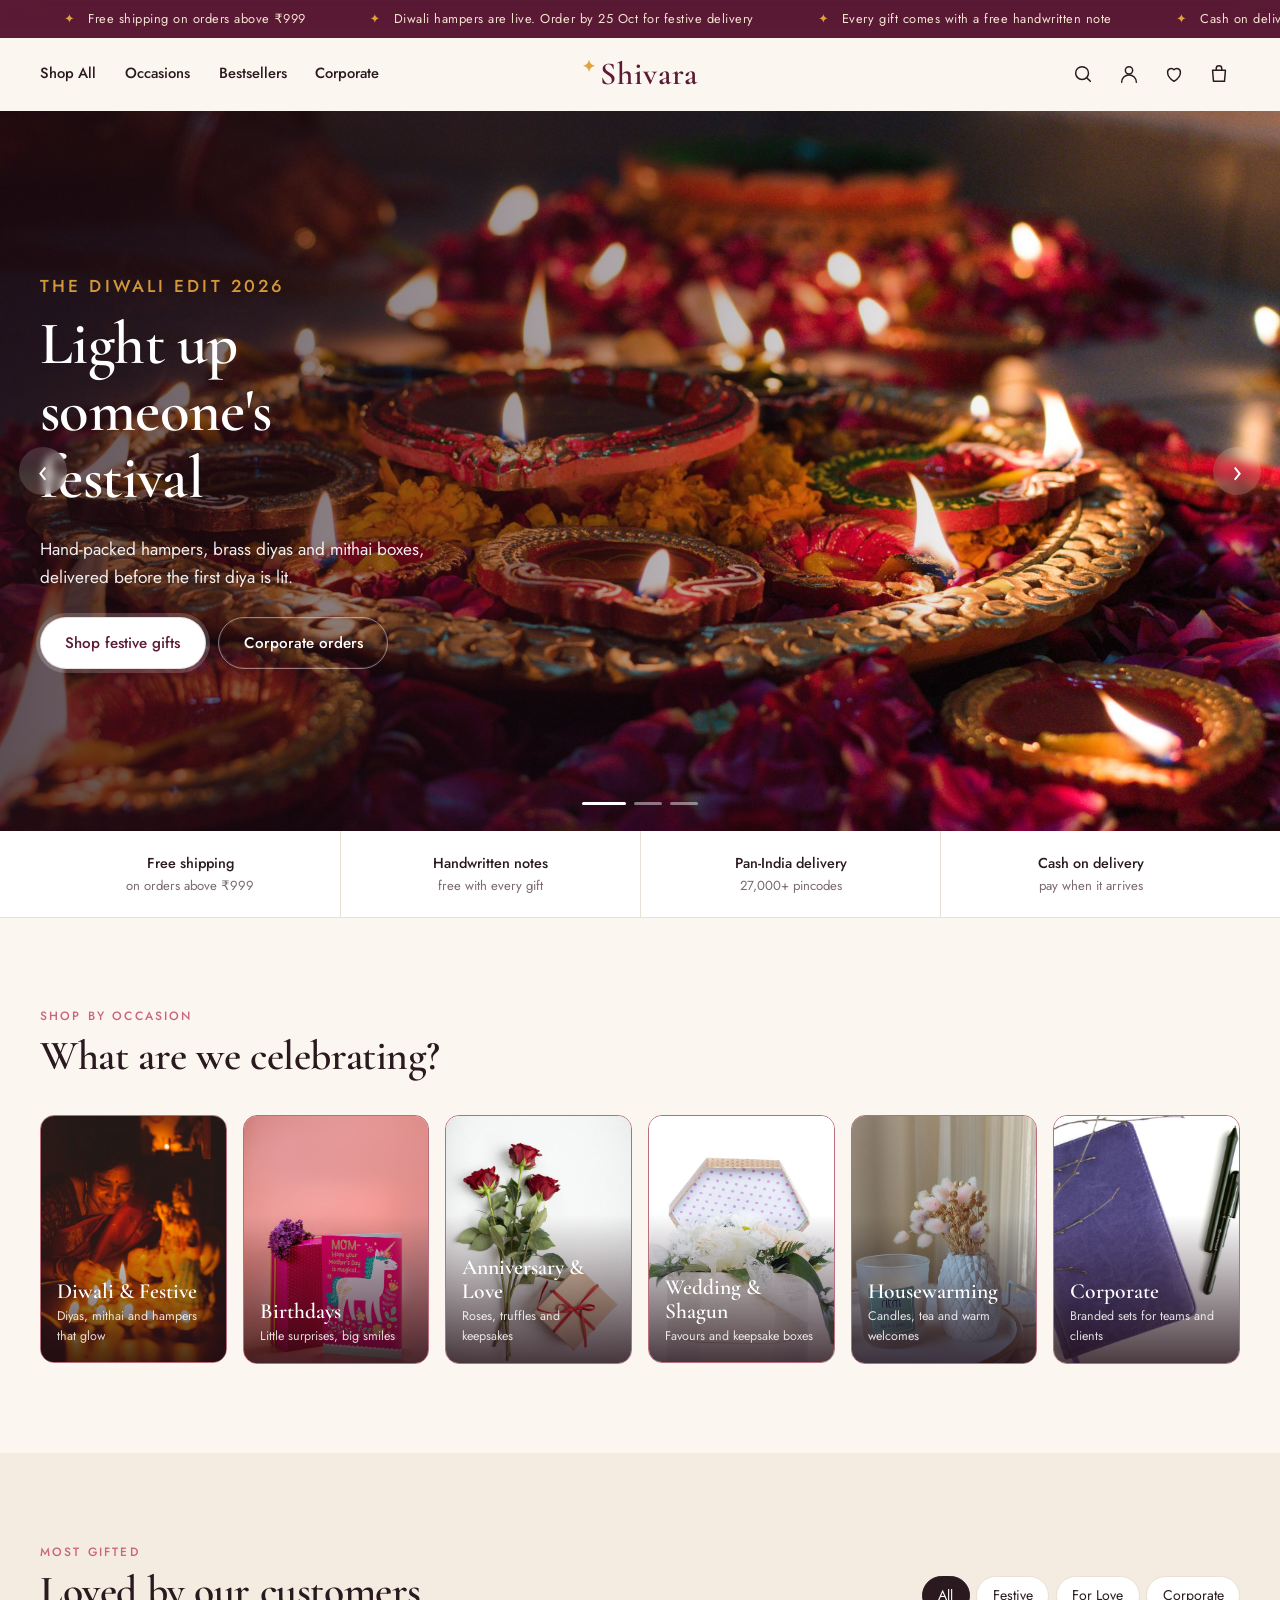
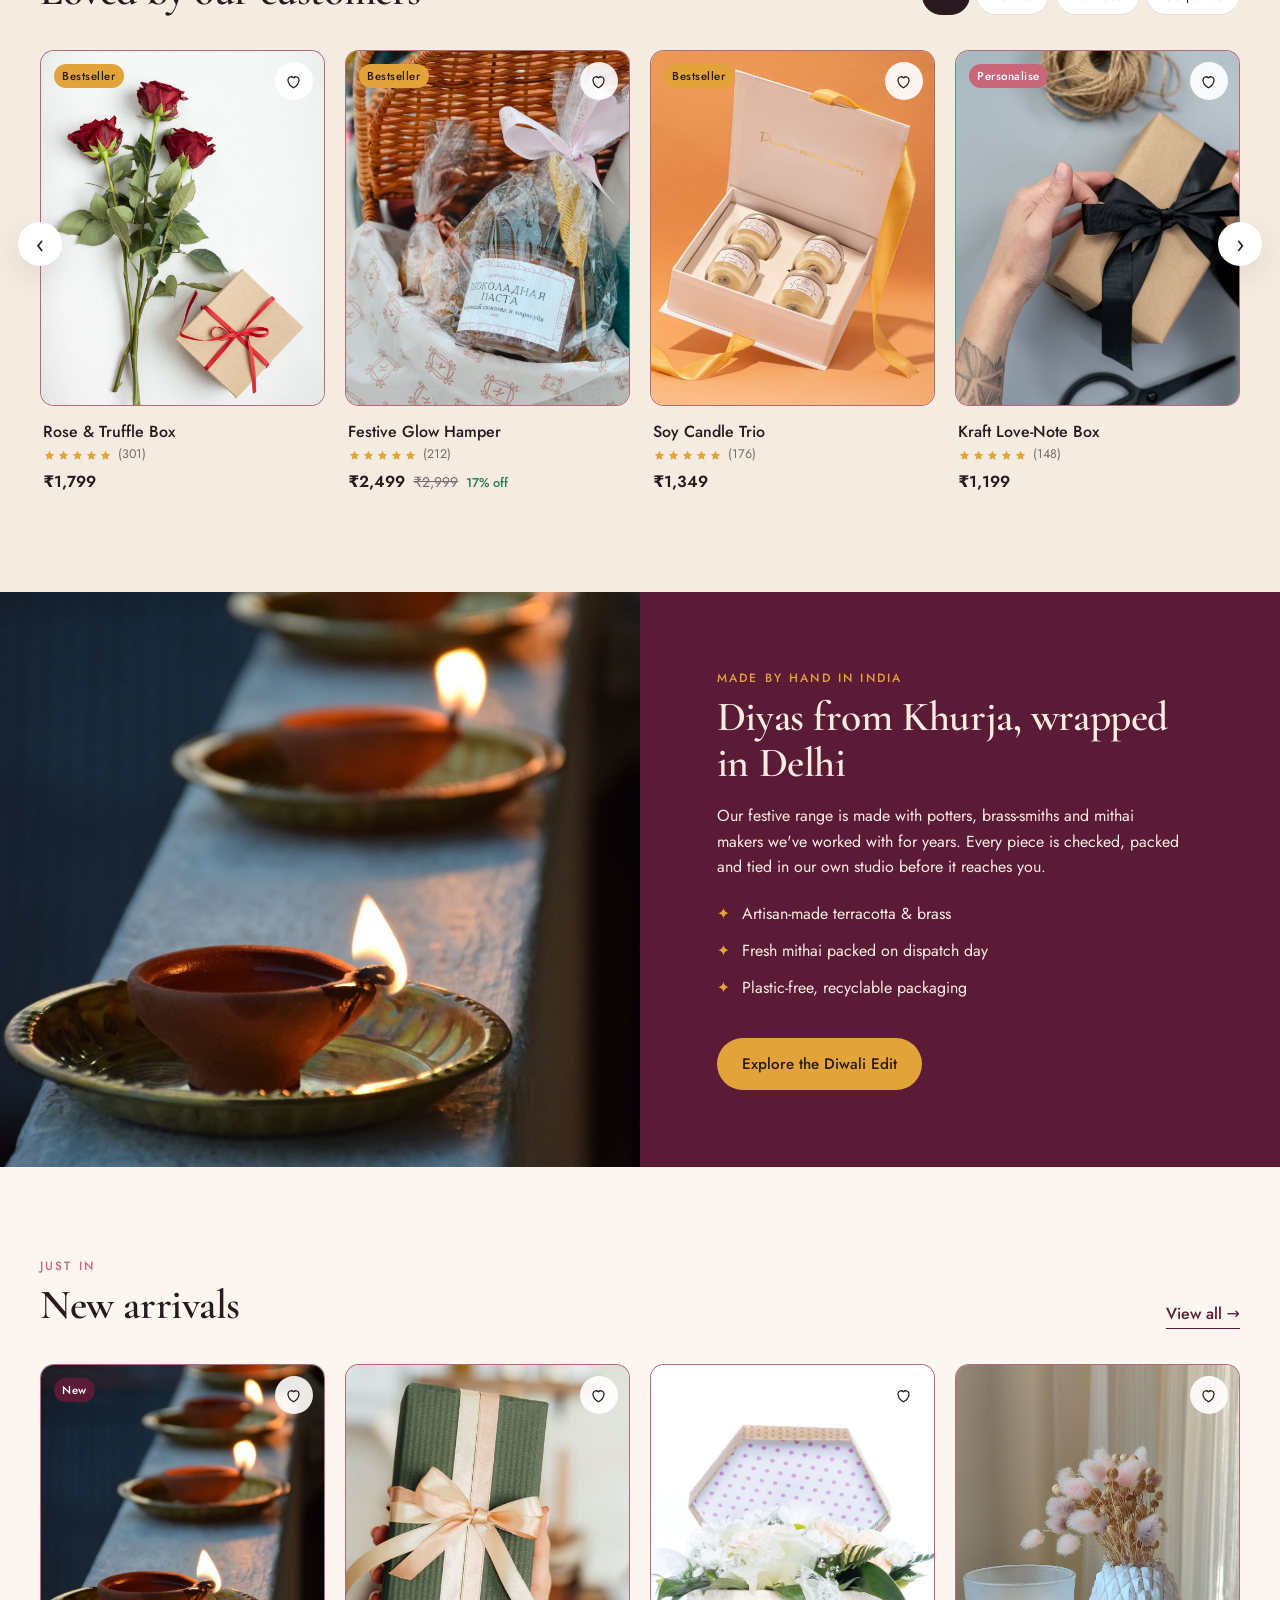
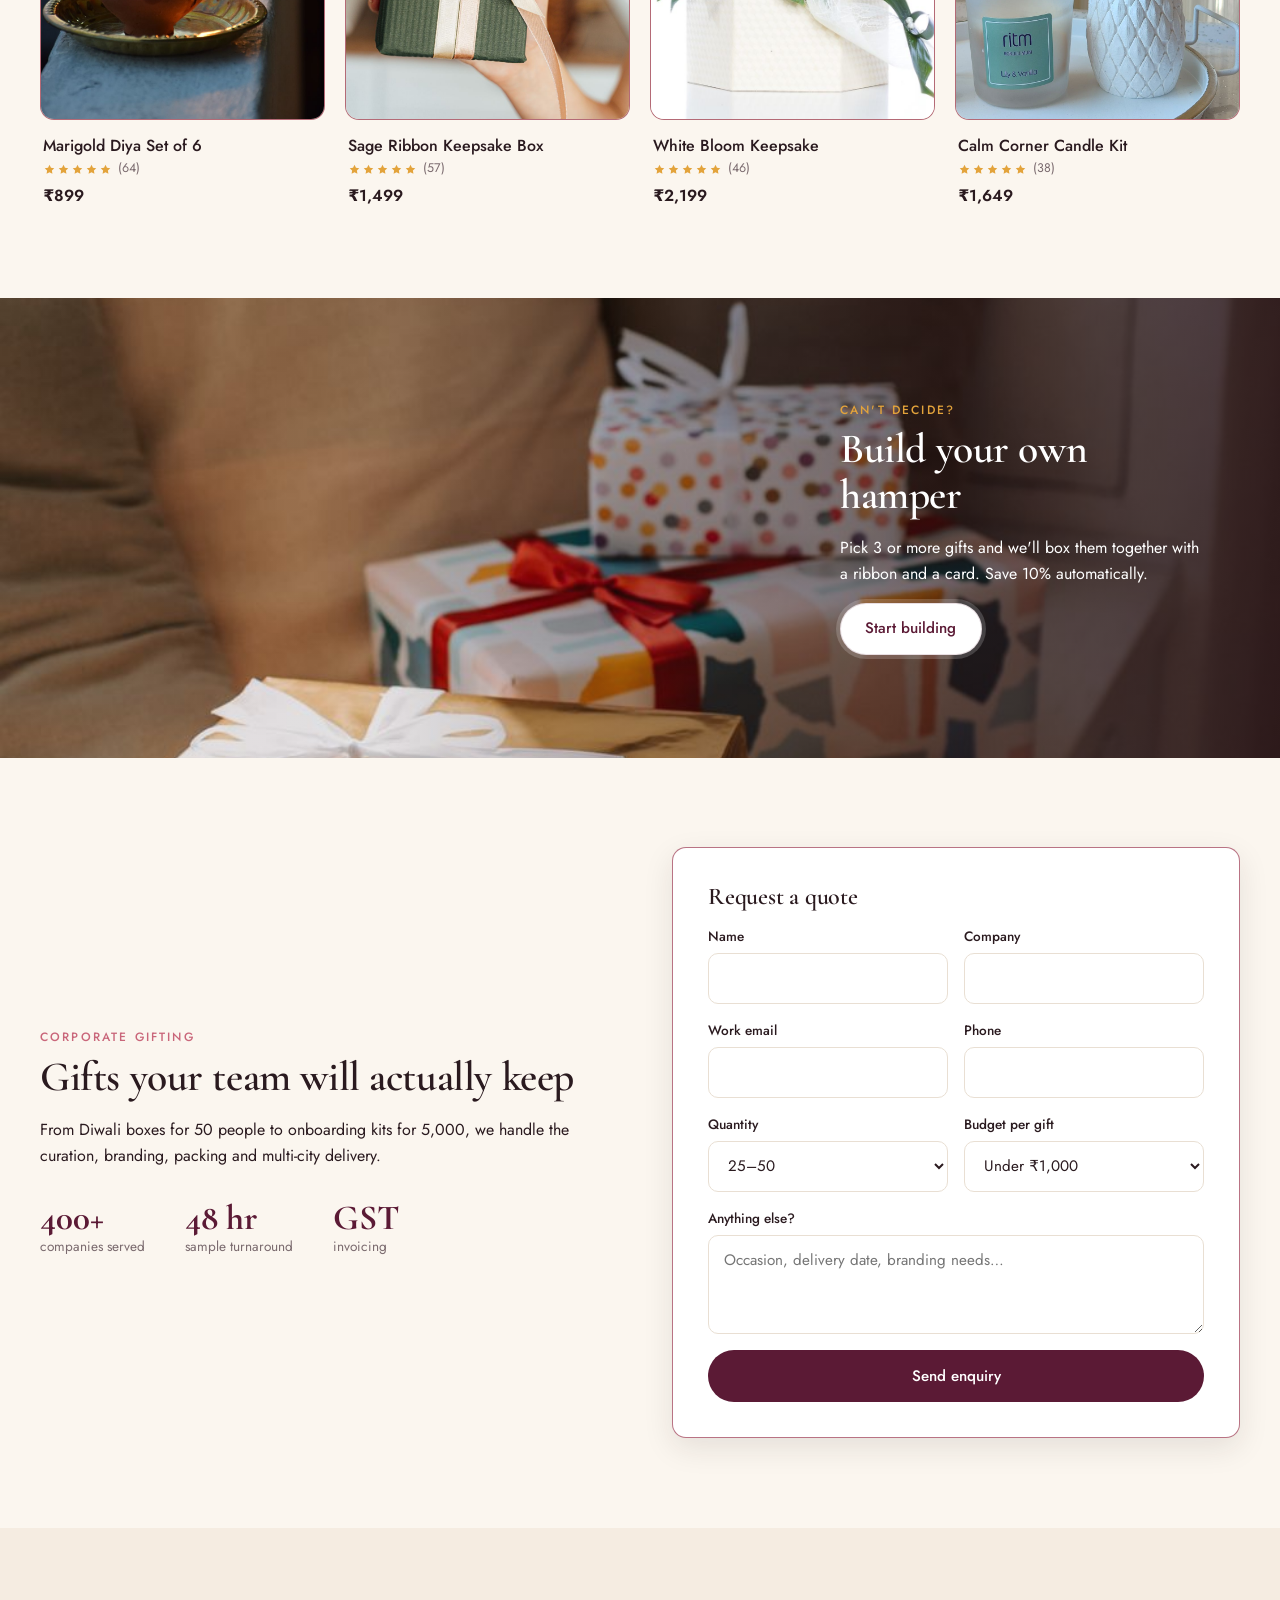
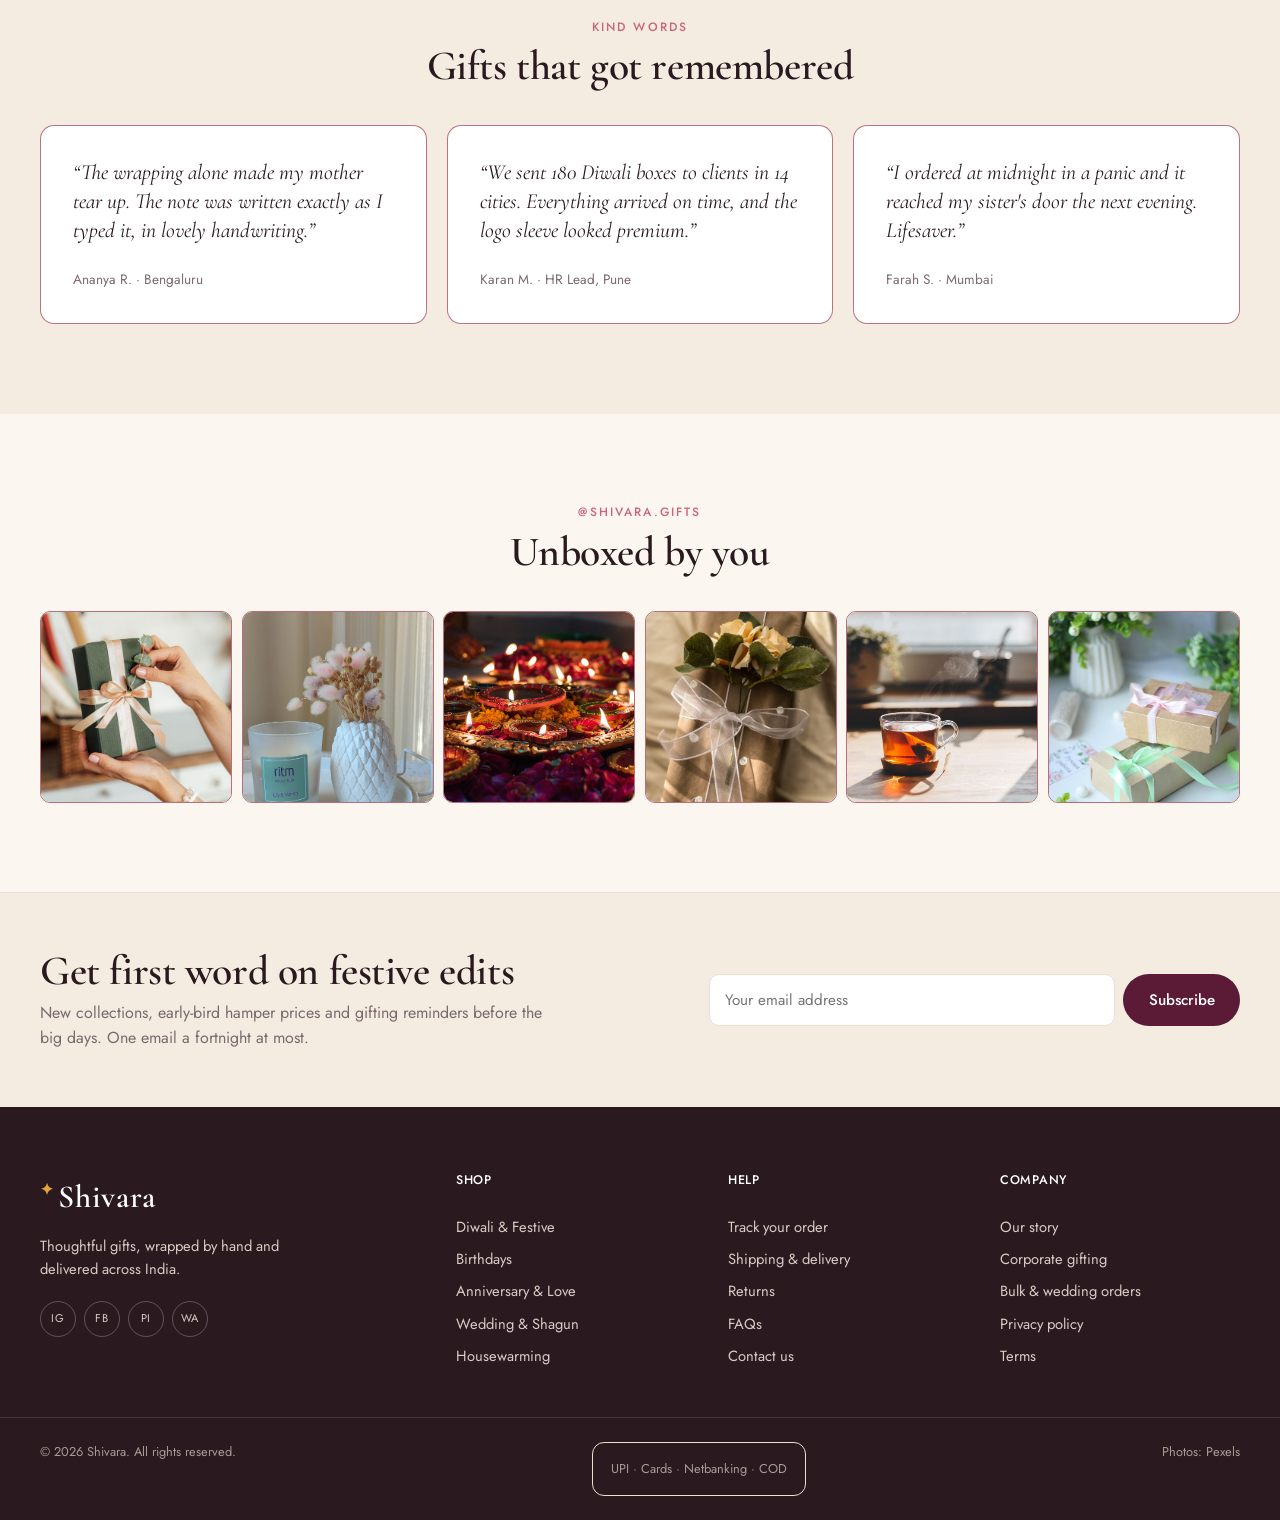
<file: index.html>
<!doctype html>
<html lang="en">
<head>
  <meta charset="utf-8">
  <meta name="viewport" content="width=device-width, initial-scale=1">
  <title>Shivara | Thoughtful Gifts, Wrapped by Hand</title>
  <meta name="description" content="Hampers, festive gifts, candles, keepsakes and corporate gifting, hand-wrapped and delivered across India.">
  <meta name="theme-color" content="#5b1a35">
  <meta property="og:type" content="website">
  <meta property="og:site_name" content="Shivara">
  <meta property="og:title" content="Shivara | Thoughtful Gifts, Wrapped by Hand">
  <meta property="og:description" content="Hampers, festive gifts, candles, keepsakes and corporate gifting, hand-wrapped and delivered across India.">
  <meta property="og:url" content="https://shivaara.vercel.app/">
  <meta property="og:image" content="https://shivaara.vercel.app/assets/img/og-image.jpg">
  <meta property="og:image:secure_url" content="https://shivaara.vercel.app/assets/img/og-image.jpg">
  <meta property="og:image:type" content="image/jpeg">
  <meta property="og:image:width" content="1200">
  <meta property="og:image:height" content="630">
  <meta property="og:image:alt" content="Shivara: festive hampers, diyas, roses and candle gift boxes">
  <meta property="og:locale" content="en_IN">
  <meta name="twitter:card" content="summary_large_image">
  <meta name="twitter:title" content="Shivara | Thoughtful Gifts, Wrapped by Hand">
  <meta name="twitter:description" content="Hampers, festive gifts, candles, keepsakes and corporate gifting, hand-wrapped and delivered across India.">
  <meta name="twitter:image" content="https://shivaara.vercel.app/assets/img/og-image.jpg">
  <link rel="preconnect" href="https://fonts.googleapis.com">
  <link rel="preconnect" href="https://fonts.gstatic.com" crossorigin>
  <link href="https://fonts.googleapis.com/css2?family=Cormorant+Garamond:ital,wght@0,500;0,600;1,500&family=Jost:wght@300;400;500;600&display=swap" rel="stylesheet">
  <link rel="stylesheet" href="assets/css/styles.css">
</head>
<body data-page="home">
  <div id="site-header" class="site-header"></div>

  <main>
    <!-- Hero -->
    <section class="hero" aria-roledescription="carousel">
      <div class="hero-slide is-active">
        <img class="hero-bg" src="assets/img/hero-diwali.jpg" alt="Diyas lit on a festive tray">
        <div class="container hero-content">
          <p class="eyebrow">The Diwali Edit 2026</p>
          <h1>Light up someone's festival</h1>
          <p>Hand-packed hampers, brass diyas and mithai boxes, delivered before the first diya is lit.</p>
          <div class="hero-ctas">
            <a class="btn btn-light" href="collection.html?c=diwali">Shop festive gifts</a>
            <a class="btn btn-ghost-light" href="collection.html?c=corporate">Corporate orders</a>
          </div>
        </div>
      </div>
      <div class="hero-slide">
        <img class="hero-bg" src="assets/img/hero-kraft.jpg" alt="Hands tying a bow on a kraft gift box">
        <div class="container hero-content">
          <p class="eyebrow">Personalised gifting</p>
          <h1>Your words, our wrapping</h1>
          <p>Add a handwritten note to any gift, free. We tie every bow by hand.</p>
          <div class="hero-ctas">
            <a class="btn btn-light" href="product.html?id=kraft-love-note-box">Make a love-note box</a>
          </div>
        </div>
      </div>
      <div class="hero-slide">
        <img class="hero-bg" src="assets/img/hero-noir.jpg" alt="Black gift boxes with red bows">
        <div class="container hero-content">
          <p class="eyebrow">For teams & clients</p>
          <h1>Gifting at scale, without the fuss</h1>
          <p>Logo sleeves, bulk dispatch to multiple addresses and GST invoices, starting at 25 units.</p>
          <div class="hero-ctas">
            <a class="btn btn-light" href="#corporate">Get a quote</a>
          </div>
        </div>
      </div>
      <button class="hero-arrow prev" aria-label="Previous slide">‹</button>
      <button class="hero-arrow next" aria-label="Next slide">›</button>
      <div class="hero-dots" role="tablist"></div>
    </section>

    <!-- USPs -->
    <section class="usps">
      <div class="container usp-grid">
        <div><b>Free shipping</b><span>on orders above ₹999</span></div>
        <div><b>Handwritten notes</b><span>free with every gift</span></div>
        <div><b>Pan-India delivery</b><span>27,000+ pincodes</span></div>
        <div><b>Cash on delivery</b><span>pay when it arrives</span></div>
      </div>
    </section>

    <!-- Occasions -->
    <section class="section">
      <div class="container">
        <div class="section-head">
          <p class="eyebrow">Shop by occasion</p>
          <h2>What are we celebrating?</h2>
        </div>
        <div class="occasion-grid" id="occasions"></div>
      </div>
    </section>

    <!-- Bestsellers with tabs -->
    <section class="section section-tint">
      <div class="container">
        <div class="section-head row">
          <div>
            <p class="eyebrow">Most gifted</p>
            <h2>Loved by our customers</h2>
          </div>
          <div class="tabs" role="tablist" id="best-tabs">
            <button class="is-active" data-tab="all">All</button>
            <button data-tab="diwali">Festive</button>
            <button data-tab="love">For Love</button>
            <button data-tab="corporate">Corporate</button>
          </div>
        </div>
        <div class="rail-wrap">
          <button class="rail-btn prev" aria-label="Scroll left">‹</button>
          <div class="rail" id="best-rail"></div>
          <button class="rail-btn next" aria-label="Scroll right">›</button>
        </div>
      </div>
    </section>

    <!-- Festive split -->
    <section class="split">
      <div class="split-media"><img src="assets/img/diya-railing.jpg" alt="Lit terracotta diyas along a railing" loading="lazy"></div>
      <div class="split-copy">
        <p class="eyebrow">Made by hand in India</p>
        <h2>Diyas from Khurja, wrapped in Delhi</h2>
        <p>Our festive range is made with potters, brass-smiths and mithai makers we've worked with for years. Every piece is checked, packed and tied in our own studio before it reaches you.</p>
        <ul class="ticks">
          <li>Artisan-made terracotta & brass</li>
          <li>Fresh mithai packed on dispatch day</li>
          <li>Plastic-free, recyclable packaging</li>
        </ul>
        <a class="btn btn-primary" href="collection.html?c=diwali">Explore the Diwali Edit</a>
      </div>
    </section>

    <!-- New arrivals -->
    <section class="section">
      <div class="container">
        <div class="section-head row">
          <div>
            <p class="eyebrow">Just in</p>
            <h2>New arrivals</h2>
          </div>
          <a class="link" href="collection.html?c=new">View all →</a>
        </div>
        <div class="grid" id="new-grid"></div>
      </div>
    </section>

    <!-- Build a hamper banner -->
    <section class="banner">
      <img src="assets/img/presents-pile.jpg" alt="" loading="lazy">
      <div class="banner-copy">
        <p class="eyebrow">Can't decide?</p>
        <h2>Build your own hamper</h2>
        <p>Pick 3 or more gifts and we'll box them together with a ribbon and a card. Save 10% automatically.</p>
        <a class="btn btn-light" href="collection.html">Start building</a>
      </div>
    </section>

    <!-- Corporate enquiry -->
    <section class="section" id="corporate">
      <div class="container corporate">
        <div>
          <p class="eyebrow">Corporate gifting</p>
          <h2>Gifts your team will actually keep</h2>
          <p>From Diwali boxes for 50 people to onboarding kits for 5,000, we handle the curation, branding, packing and multi-city delivery.</p>
          <div class="stats">
            <div><b>400+</b><span>companies served</span></div>
            <div><b>48 hr</b><span>sample turnaround</span></div>
            <div><b>GST</b><span>invoicing</span></div>
          </div>
        </div>
        <form class="card-form" data-form="corporate">
          <h3>Request a quote</h3>
          <div class="field-row">
            <label>Name<input required name="name"></label>
            <label>Company<input required name="company"></label>
          </div>
          <div class="field-row">
            <label>Work email<input type="email" required name="email"></label>
            <label>Phone<input type="tel" required pattern="[0-9+ ]{10,14}" name="phone"></label>
          </div>
          <div class="field-row">
            <label>Quantity
              <select name="qty"><option>25–50</option><option>51–200</option><option>201–1000</option><option>1000+</option></select>
            </label>
            <label>Budget per gift
              <select name="budget"><option>Under ₹1,000</option><option>₹1,000–2,500</option><option>₹2,500–5,000</option><option>₹5,000+</option></select>
            </label>
          </div>
          <label>Anything else?<textarea rows="3" name="notes" placeholder="Occasion, delivery date, branding needs…"></textarea></label>
          <button class="btn btn-primary btn-block" type="submit">Send enquiry</button>
        </form>
      </div>
    </section>

    <!-- Testimonials -->
    <section class="section section-tint">
      <div class="container">
        <div class="section-head center">
          <p class="eyebrow">Kind words</p>
          <h2>Gifts that got remembered</h2>
        </div>
        <div class="quotes">
          <figure>
            <blockquote>“The wrapping alone made my mother tear up. The note was written exactly as I typed it, in lovely handwriting.”</blockquote>
            <figcaption>Ananya R. · Bengaluru</figcaption>
          </figure>
          <figure>
            <blockquote>“We sent 180 Diwali boxes to clients in 14 cities. Everything arrived on time, and the logo sleeve looked premium.”</blockquote>
            <figcaption>Karan M. · HR Lead, Pune</figcaption>
          </figure>
          <figure>
            <blockquote>“I ordered at midnight in a panic and it reached my sister's door the next evening. Lifesaver.”</blockquote>
            <figcaption>Farah S. · Mumbai</figcaption>
          </figure>
        </div>
      </div>
    </section>

    <!-- Social strip -->
    <section class="section">
      <div class="container">
        <div class="section-head center">
          <p class="eyebrow">@shivara.gifts</p>
          <h2>Unboxed by you</h2>
        </div>
        <div class="gallery">
          <img src="assets/img/holding-gift.jpg" alt="" loading="lazy">
          <img src="assets/img/candle-corner.jpg" alt="" loading="lazy">
          <img src="assets/img/diya-tray.jpg" alt="" loading="lazy">
          <img src="assets/img/dried-bloom.jpg" alt="" loading="lazy">
          <img src="assets/img/tea-ritual.jpg" alt="" loading="lazy">
          <img src="assets/img/twin-kraft.jpg" alt="" loading="lazy">
        </div>
      </div>
    </section>
  </main>

  <div id="site-footer"></div>

  <script src="assets/js/products.js"></script>
  <script src="assets/js/app.js"></script>
  <script src="assets/js/home.js"></script>
</body>
</html>
</file>
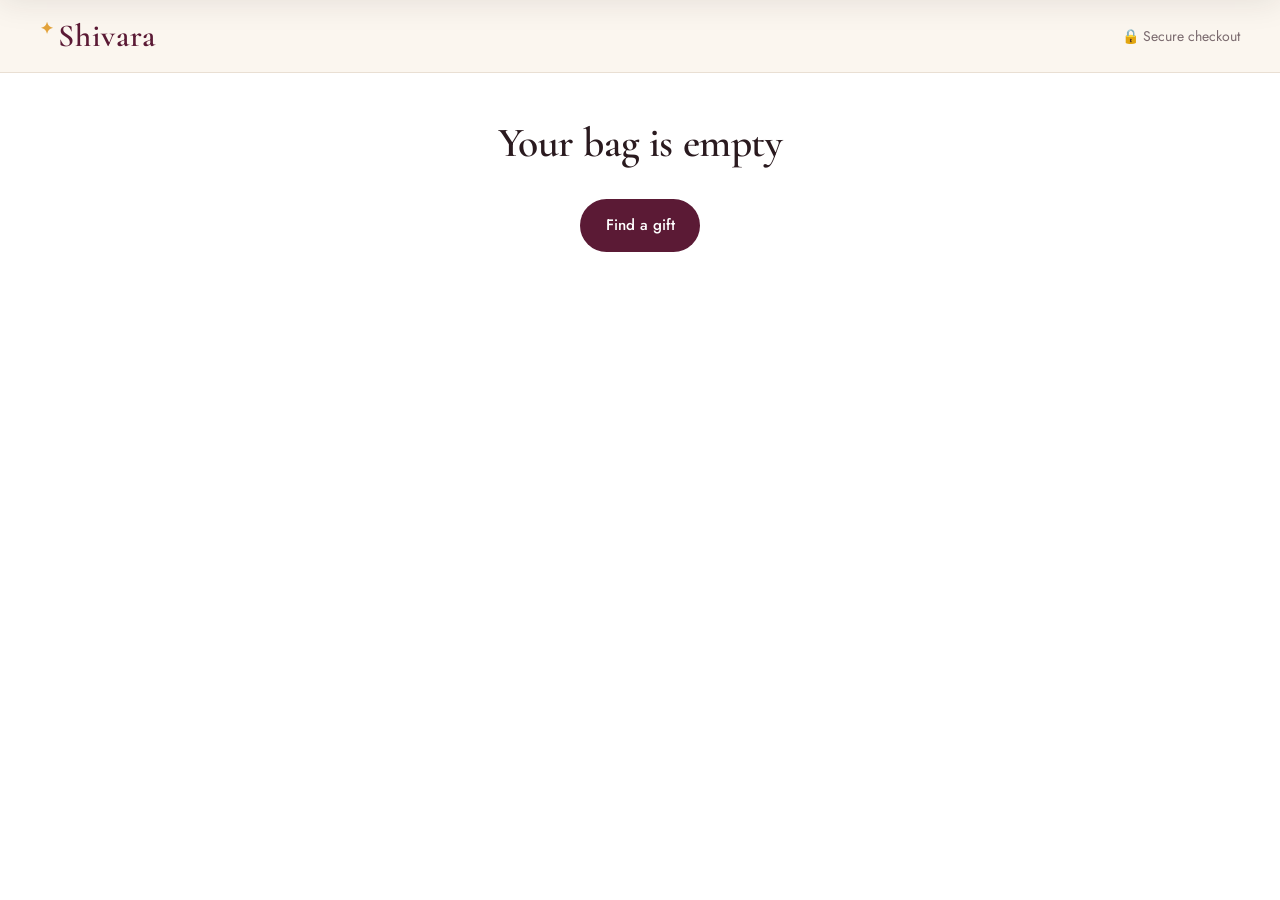
<file: checkout.html>
<!doctype html>
<html lang="en">
<head>
  <meta charset="utf-8">
  <meta name="viewport" content="width=device-width, initial-scale=1">
  <title>Checkout | Shivara</title>
  <meta name="theme-color" content="#5b1a35">
  <meta property="og:type" content="website">
  <meta property="og:site_name" content="Shivara">
  <meta property="og:title" content="Shivara | Thoughtful Gifts, Wrapped by Hand">
  <meta property="og:description" content="Hampers, festive gifts, candles, keepsakes and corporate gifting, hand-wrapped and delivered across India.">
  <meta property="og:url" content="https://shivaara.vercel.app/checkout.html">
  <meta property="og:image" content="https://shivaara.vercel.app/assets/img/og-image.jpg">
  <meta property="og:image:secure_url" content="https://shivaara.vercel.app/assets/img/og-image.jpg">
  <meta property="og:image:type" content="image/jpeg">
  <meta property="og:image:width" content="1200">
  <meta property="og:image:height" content="630">
  <meta property="og:image:alt" content="Shivara: festive hampers, diyas, roses and candle gift boxes">
  <meta property="og:locale" content="en_IN">
  <meta name="twitter:card" content="summary_large_image">
  <meta name="twitter:title" content="Shivara | Thoughtful Gifts, Wrapped by Hand">
  <meta name="twitter:description" content="Hampers, festive gifts, candles, keepsakes and corporate gifting, hand-wrapped and delivered across India.">
  <meta name="twitter:image" content="https://shivaara.vercel.app/assets/img/og-image.jpg">
  <link rel="preconnect" href="https://fonts.googleapis.com">
  <link rel="preconnect" href="https://fonts.gstatic.com" crossorigin>
  <link href="https://fonts.googleapis.com/css2?family=Cormorant+Garamond:ital,wght@0,500;0,600;1,500&family=Jost:wght@300;400;500;600&display=swap" rel="stylesheet">
  <link rel="stylesheet" href="assets/css/styles.css">
</head>
<body data-page="checkout" class="checkout-page">
  <header class="checkout-header">
    <div class="container">
      <a class="logo" href="index.html"><span class="logo-mark">✦</span>Shivara</a>
      <span class="muted small">🔒 Secure checkout</span>
    </div>
  </header>

  <main class="container" id="checkout"></main>

  <script src="assets/js/products.js"></script>
  <script src="assets/js/app.js"></script>
  <script src="assets/js/checkout.js"></script>
</body>
</html>
</file>
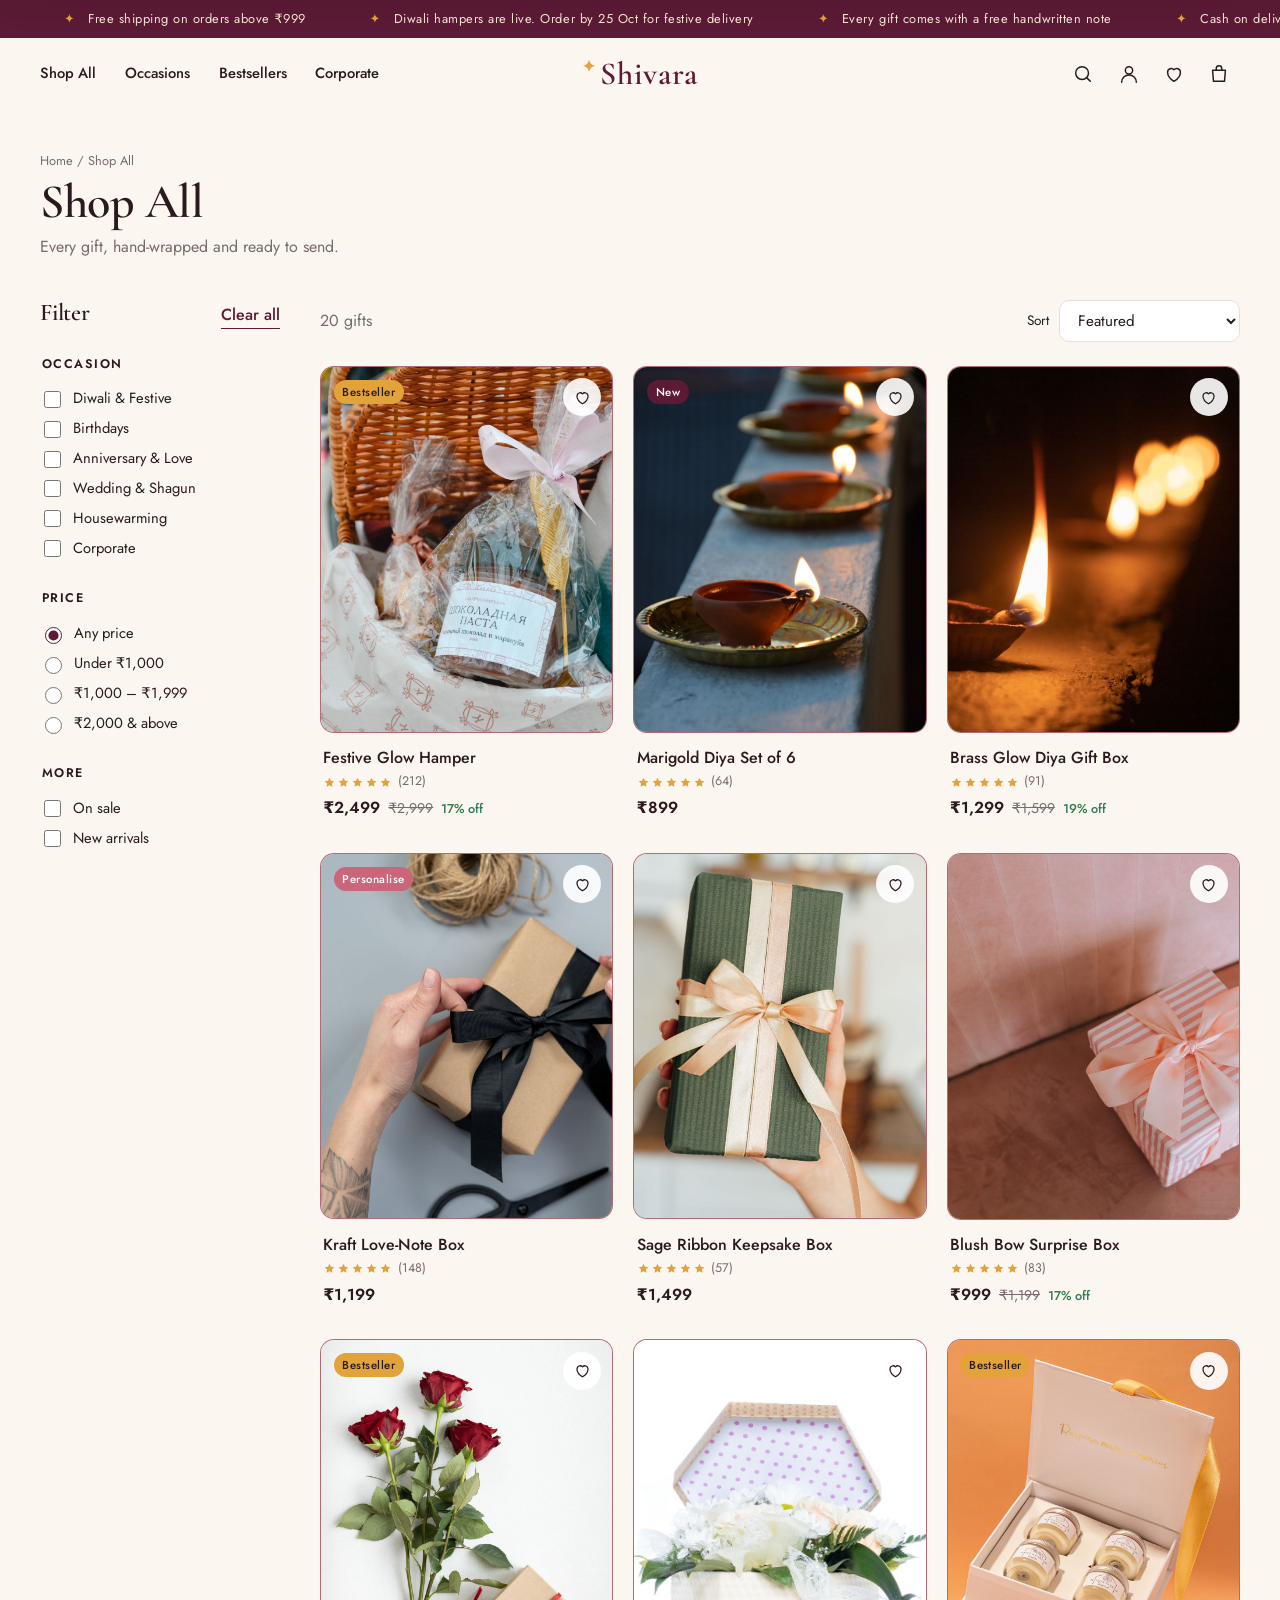
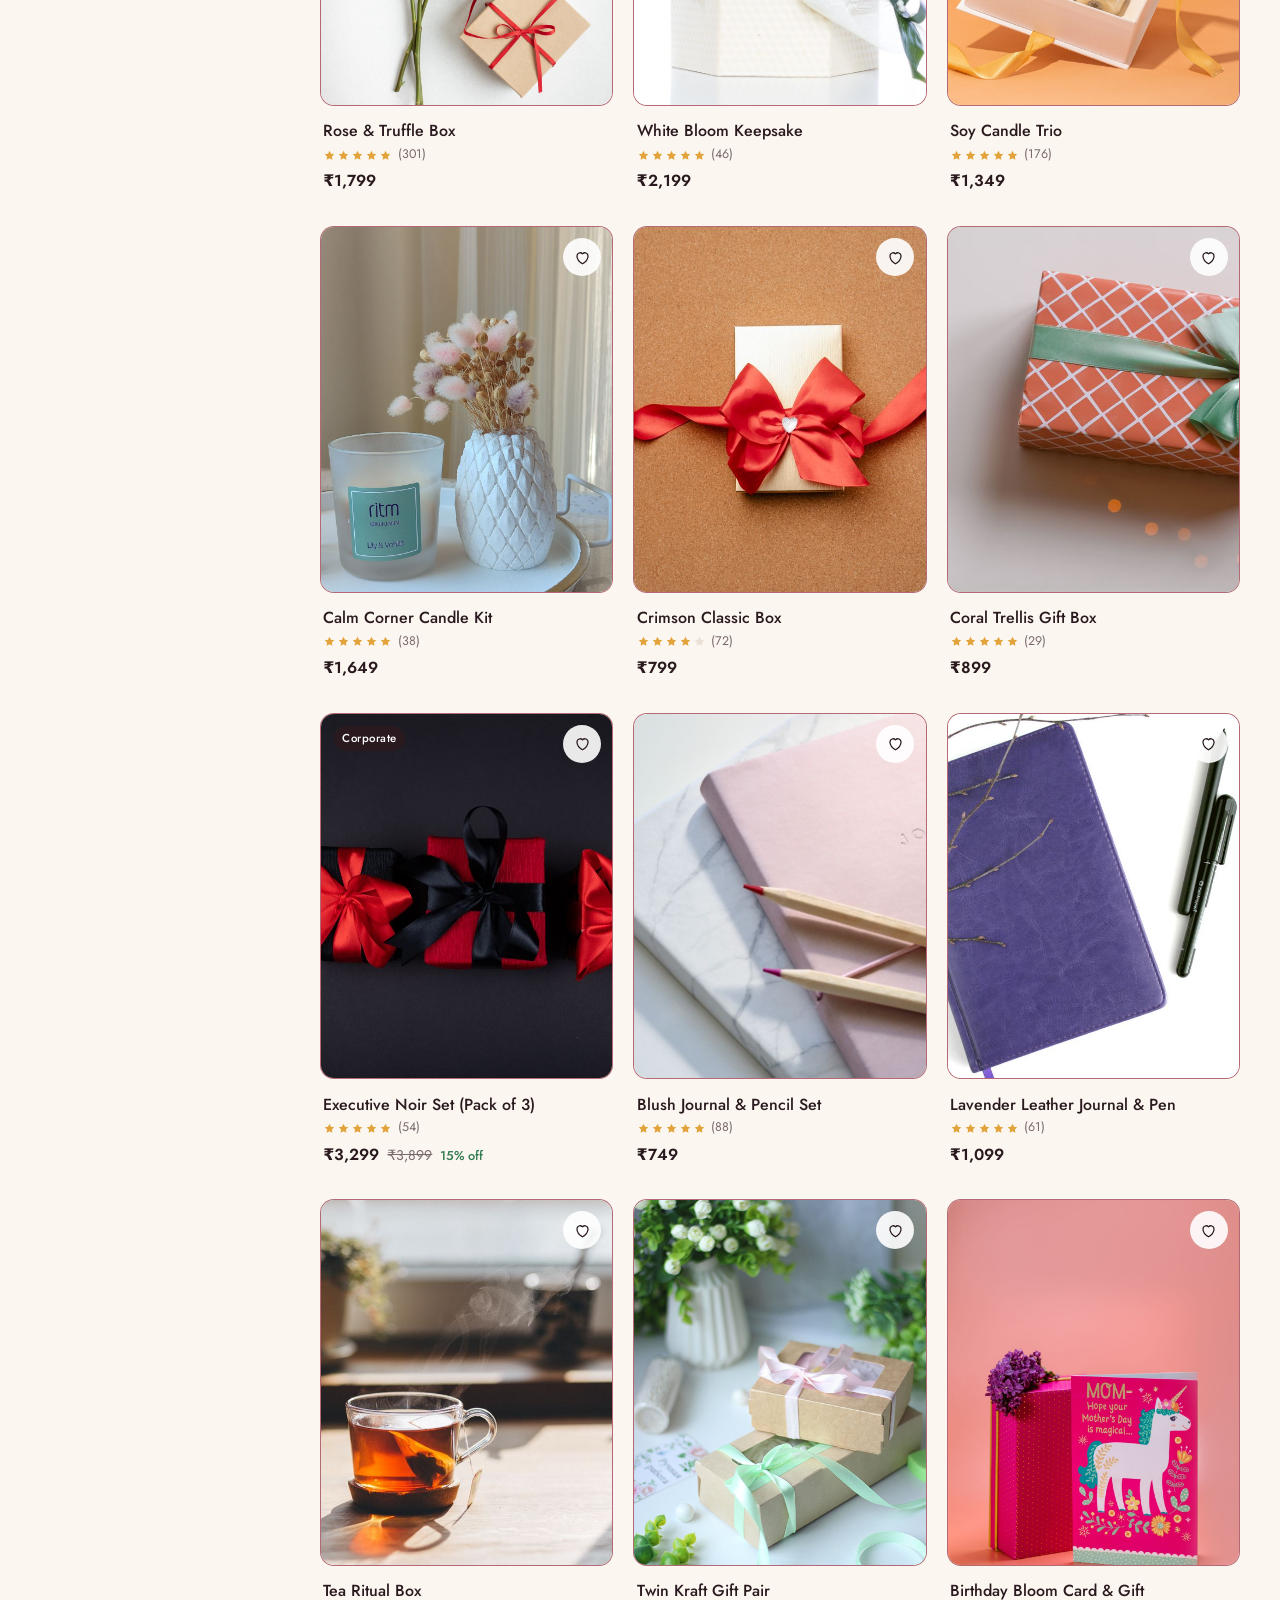
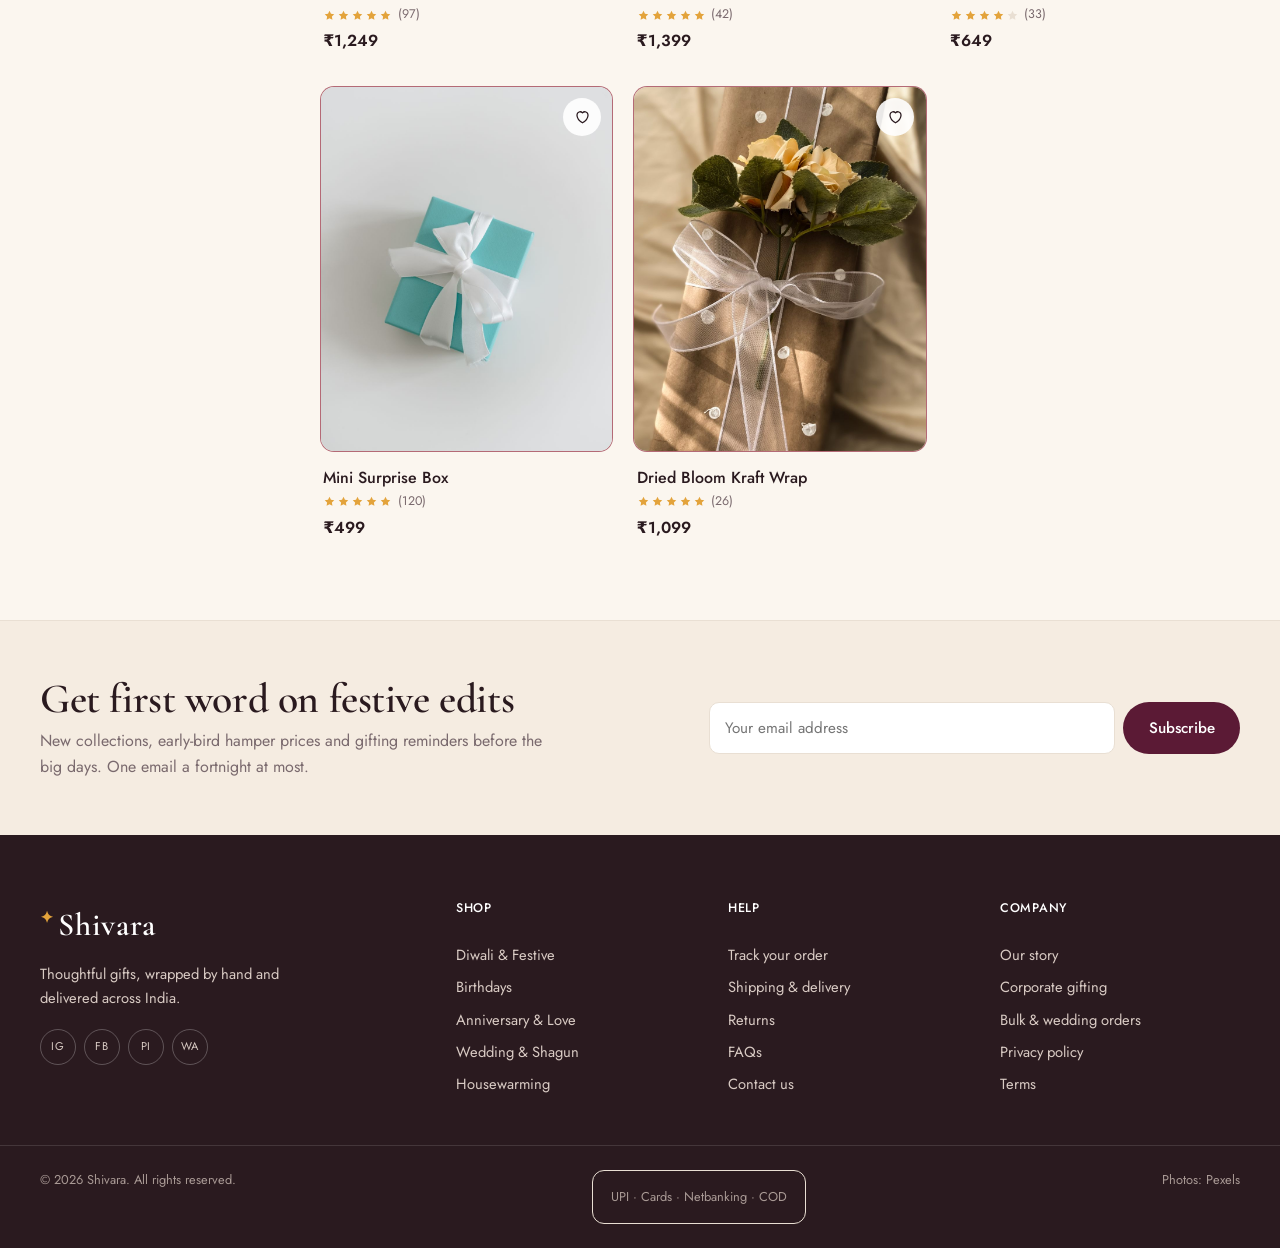
<file: collection.html>
<!doctype html>
<html lang="en">
<head>
  <meta charset="utf-8">
  <meta name="viewport" content="width=device-width, initial-scale=1">
  <title>Shop Gifts | Shivara</title>
  <meta name="theme-color" content="#5b1a35">
  <meta property="og:type" content="website">
  <meta property="og:site_name" content="Shivara">
  <meta property="og:title" content="Shop Gifts | Shivara">
  <meta property="og:description" content="Hampers, festive gifts, candles, keepsakes and corporate gifting, hand-wrapped and delivered across India.">
  <meta property="og:url" content="https://shivaara.vercel.app/collection.html">
  <meta property="og:image" content="https://shivaara.vercel.app/assets/img/og-image.jpg">
  <meta property="og:image:secure_url" content="https://shivaara.vercel.app/assets/img/og-image.jpg">
  <meta property="og:image:type" content="image/jpeg">
  <meta property="og:image:width" content="1200">
  <meta property="og:image:height" content="630">
  <meta property="og:image:alt" content="Shivara: festive hampers, diyas, roses and candle gift boxes">
  <meta property="og:locale" content="en_IN">
  <meta name="twitter:card" content="summary_large_image">
  <meta name="twitter:title" content="Shop Gifts | Shivara">
  <meta name="twitter:description" content="Hampers, festive gifts, candles, keepsakes and corporate gifting, hand-wrapped and delivered across India.">
  <meta name="twitter:image" content="https://shivaara.vercel.app/assets/img/og-image.jpg">
  <link rel="preconnect" href="https://fonts.googleapis.com">
  <link rel="preconnect" href="https://fonts.gstatic.com" crossorigin>
  <link href="https://fonts.googleapis.com/css2?family=Cormorant+Garamond:ital,wght@0,500;0,600;1,500&family=Jost:wght@300;400;500;600&display=swap" rel="stylesheet">
  <link rel="stylesheet" href="assets/css/styles.css">
</head>
<body data-page="collection">
  <div id="site-header" class="site-header"></div>

  <main>
    <section class="page-hero">
      <div class="container">
        <nav class="crumbs"><a href="index.html">Home</a> / <span id="crumb">Shop All</span></nav>
        <h1 id="col-title">Shop All</h1>
        <p id="col-blurb" class="muted"></p>
      </div>
    </section>

    <section class="container collection">
      <aside class="filters" id="filters" aria-label="Filters">
        <div class="filters-head">
          <h3>Filter</h3>
          <button class="link" id="clear-filters">Clear all</button>
        </div>
        <fieldset>
          <legend>Occasion</legend>
          <div id="f-occasion"></div>
        </fieldset>
        <fieldset>
          <legend>Price</legend>
          <label><input type="radio" name="price" value="all" checked> Any price</label>
          <label><input type="radio" name="price" value="0-999"> Under ₹1,000</label>
          <label><input type="radio" name="price" value="1000-1999"> ₹1,000 – ₹1,999</label>
          <label><input type="radio" name="price" value="2000-99999"> ₹2,000 & above</label>
        </fieldset>
        <fieldset>
          <legend>More</legend>
          <label><input type="checkbox" id="f-sale"> On sale</label>
          <label><input type="checkbox" id="f-new"> New arrivals</label>
        </fieldset>
        <button class="btn btn-primary btn-block only-mobile" id="apply-filters">Show results</button>
      </aside>

      <div class="results">
        <div class="toolbar">
          <button class="btn btn-outline only-mobile" id="open-filters">Filter</button>
          <span id="result-count" class="muted"></span>
          <label class="sort">Sort
            <select id="sort">
              <option value="featured">Featured</option>
              <option value="best">Bestselling</option>
              <option value="low">Price: low to high</option>
              <option value="high">Price: high to low</option>
              <option value="rating">Top rated</option>
            </select>
          </label>
        </div>
        <div class="grid" id="product-grid"></div>
      </div>
    </section>
  </main>

  <div id="site-footer"></div>

  <script src="assets/js/products.js"></script>
  <script src="assets/js/app.js"></script>
  <script src="assets/js/collection.js"></script>
</body>
</html>
</file>
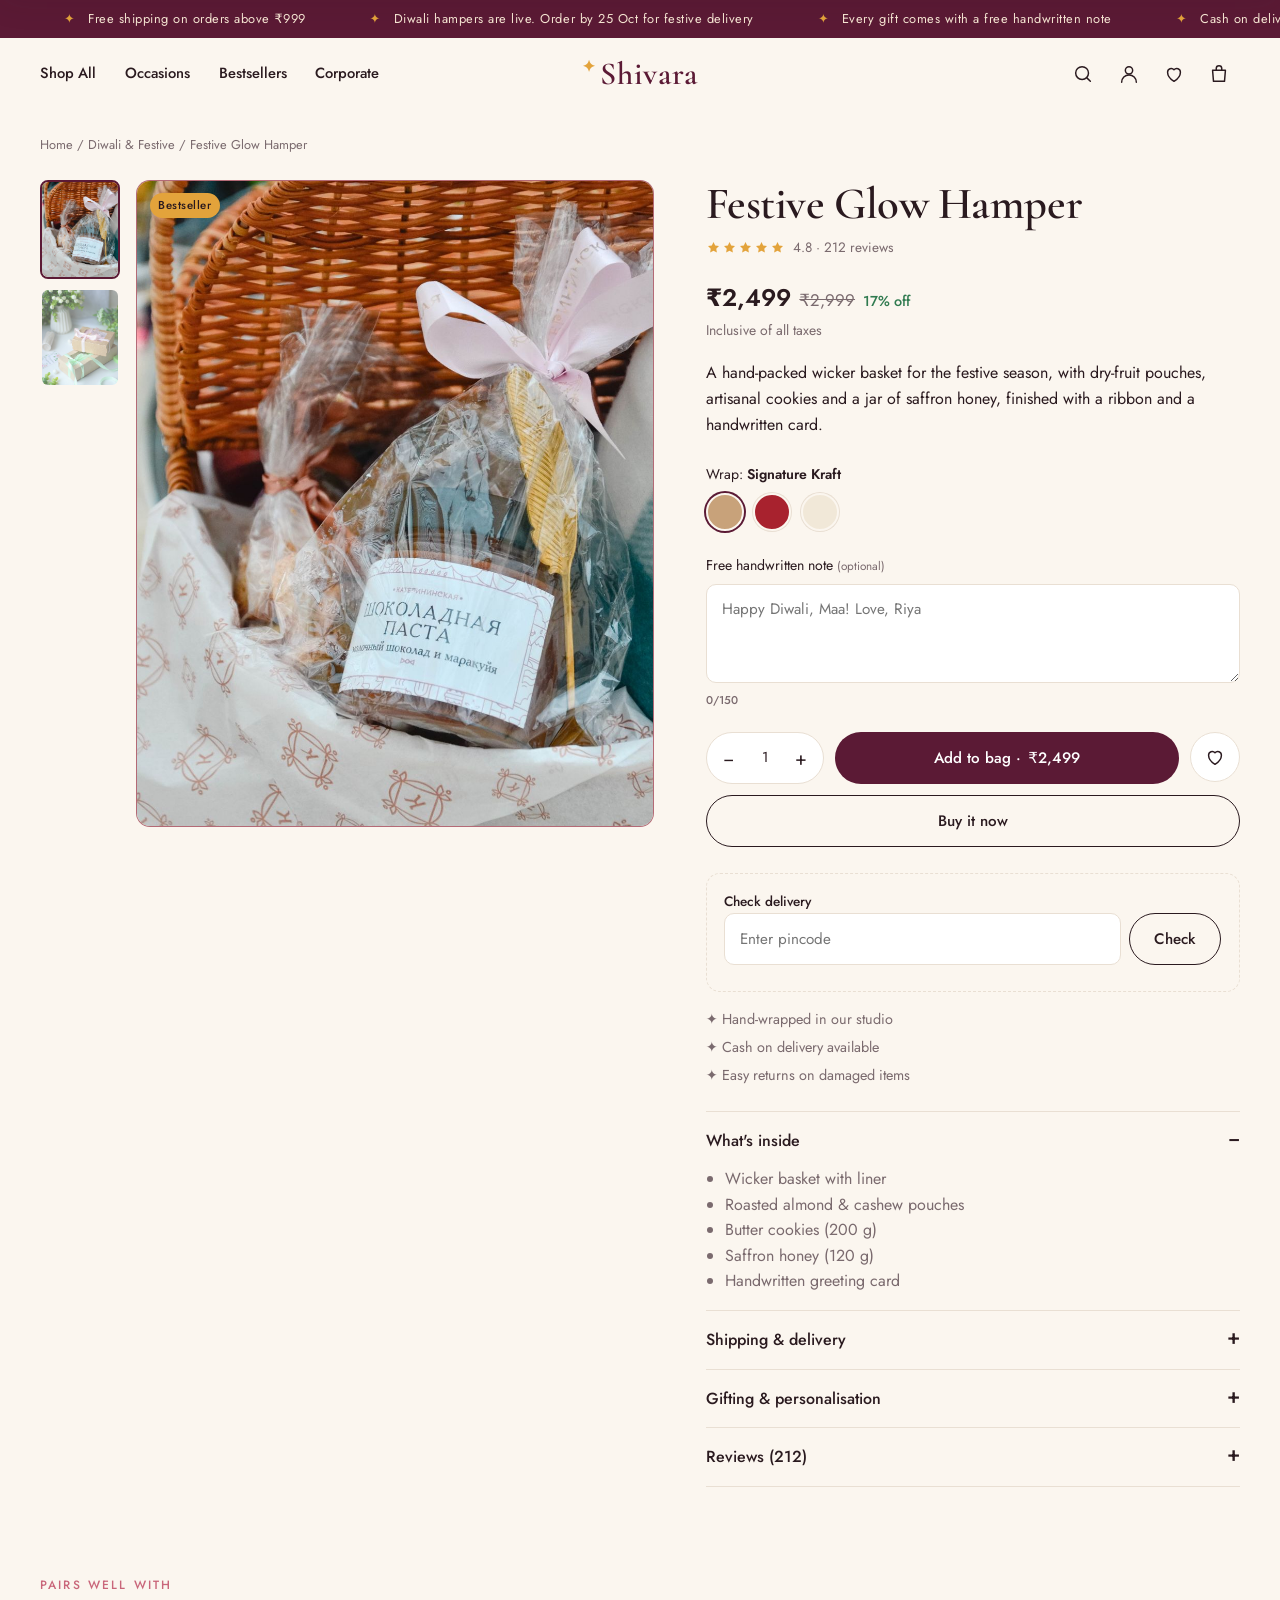
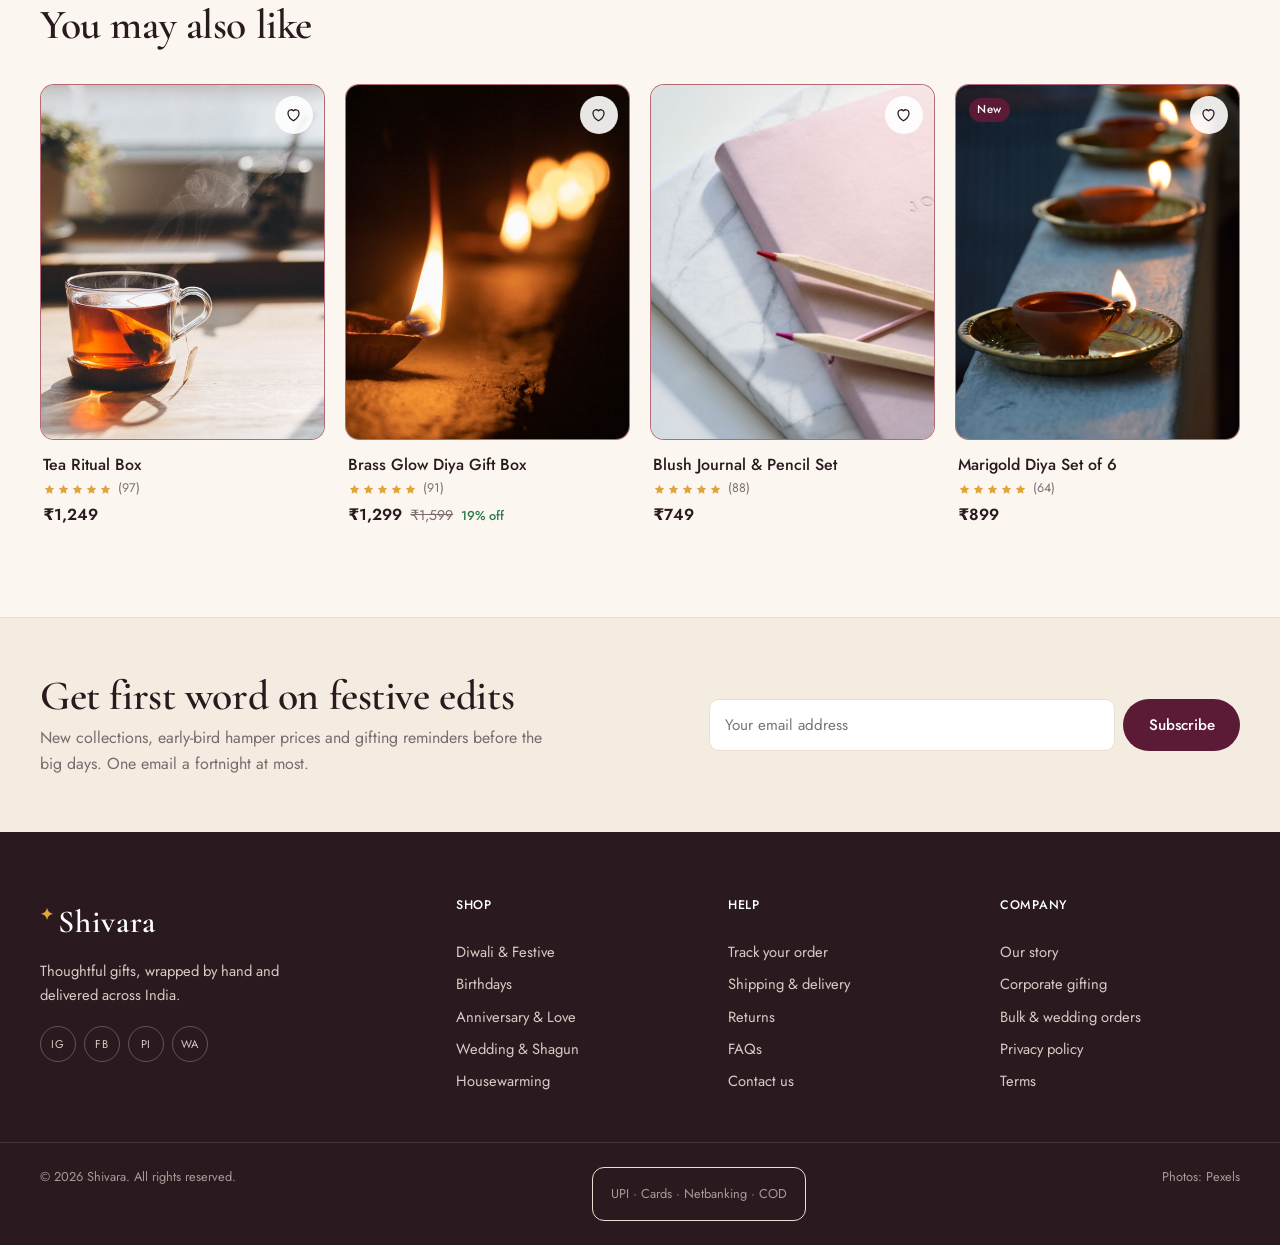
<file: product.html>
<!doctype html>
<html lang="en">
<head>
  <meta charset="utf-8">
  <meta name="viewport" content="width=device-width, initial-scale=1">
  <title>Gift | Shivara</title>
  <meta name="theme-color" content="#5b1a35">
  <meta property="og:type" content="website">
  <meta property="og:site_name" content="Shivara">
  <meta property="og:title" content="Shivara | Thoughtful Gifts, Wrapped by Hand">
  <meta property="og:description" content="Hampers, festive gifts, candles, keepsakes and corporate gifting, hand-wrapped and delivered across India.">
  <meta property="og:url" content="https://shivaara.vercel.app/product.html">
  <meta property="og:image" content="https://shivaara.vercel.app/assets/img/og-image.jpg">
  <meta property="og:image:secure_url" content="https://shivaara.vercel.app/assets/img/og-image.jpg">
  <meta property="og:image:type" content="image/jpeg">
  <meta property="og:image:width" content="1200">
  <meta property="og:image:height" content="630">
  <meta property="og:image:alt" content="Shivara: festive hampers, diyas, roses and candle gift boxes">
  <meta property="og:locale" content="en_IN">
  <meta name="twitter:card" content="summary_large_image">
  <meta name="twitter:title" content="Shivara | Thoughtful Gifts, Wrapped by Hand">
  <meta name="twitter:description" content="Hampers, festive gifts, candles, keepsakes and corporate gifting, hand-wrapped and delivered across India.">
  <meta name="twitter:image" content="https://shivaara.vercel.app/assets/img/og-image.jpg">
  <link rel="preconnect" href="https://fonts.googleapis.com">
  <link rel="preconnect" href="https://fonts.gstatic.com" crossorigin>
  <link href="https://fonts.googleapis.com/css2?family=Cormorant+Garamond:ital,wght@0,500;0,600;1,500&family=Jost:wght@300;400;500;600&display=swap" rel="stylesheet">
  <link rel="stylesheet" href="assets/css/styles.css">
</head>
<body data-page="product">
  <div id="site-header" class="site-header"></div>

  <main class="container">
    <nav class="crumbs pdp-crumbs" id="crumbs"></nav>
    <div id="pdp"></div>

    <section class="section">
      <div class="section-head">
        <p class="eyebrow">Pairs well with</p>
        <h2>You may also like</h2>
      </div>
      <div class="grid" id="related"></div>
    </section>
  </main>

  <div class="sticky-atc" id="sticky-atc" aria-hidden="true"></div>
  <div id="site-footer"></div>

  <script src="assets/js/products.js"></script>
  <script src="assets/js/app.js"></script>
  <script src="assets/js/product.js"></script>
</body>
</html>
</file>
<file: assets/css/styles.css>
/* Shivara storefront prototype */

:root {
  --cream: #fbf6ef;
  --paper: #ffffff;
  --tint: #f5ece1;
  --ink: #2a1a1f;
  --muted: #7a6a6e;
  --line: #e9dfd3;
  --card-border: rgba(128, 0, 32, .55);
  --card-border-hover: #800020;
  --plum: #5b1a35;
  --plum-dark: #431226;
  --marigold: #e3a33b;
  --rose: #c9667a;
  --ok: #2f7a4f;
  --err: #b3261e;
  --radius: 14px;
  --shadow: 0 10px 30px rgba(42, 26, 31, .10);
  --display: "Cormorant Garamond", Georgia, serif;
  --body: "Jost", system-ui, -apple-system, "Segoe UI", sans-serif;
  --gutter: clamp(16px, 4vw, 40px);
}

*, *::before, *::after { box-sizing: border-box; }
html { scroll-behavior: smooth; }
body {
  margin: 0;
  background: var(--cream);
  color: var(--ink);
  font: 400 16px/1.6 var(--body);
  -webkit-font-smoothing: antialiased;
  overflow-x: hidden;
}
body.lock { overflow: hidden; }
img { max-width: 100%; display: block; }
a { color: inherit; text-decoration: none; }
button { font: inherit; color: inherit; cursor: pointer; background: none; border: 0; padding: 0; }
input, select, textarea { font: inherit; color: inherit; }
h1, h2, h3 { font-family: var(--display); font-weight: 600; line-height: 1.1; margin: 0 0 .4em; letter-spacing: -.01em; }
h1 { font-size: clamp(2.2rem, 5vw, 3.8rem); }
h2 { font-size: clamp(1.8rem, 3.4vw, 2.6rem); }
h3 { font-size: 1.5rem; }
p { margin: 0 0 1em; }
fieldset { border: 0; margin: 0; padding: 0; }

.container { width: 100%; max-width: 1280px; margin: 0 auto; padding: 0 var(--gutter); }
.muted { color: var(--muted); }
.small { font-size: .875rem; }
.ok { color: var(--ok); }
.err { color: var(--err); }
.eyebrow { text-transform: uppercase; letter-spacing: .18em; font-size: .75rem; font-weight: 500; color: var(--rose); margin-bottom: .6em; }
.link { color: var(--plum); font-weight: 500; border-bottom: 1px solid currentColor; padding-bottom: 1px; }
.only-mobile { display: none !important; }

/* ---------- buttons ---------- */
.btn {
  display: inline-flex; align-items: center; justify-content: center; gap: .5em;
  padding: .85em 1.6em; border-radius: 999px; font-weight: 500; font-size: .95rem;
  border: 1px solid transparent; transition: background .2s, color .2s, border-color .2s, transform .15s;
  white-space: nowrap;
}
.btn:active { transform: scale(.98); }
.btn-primary { background: var(--plum); color: #fff; }
.btn-primary:hover { background: var(--plum-dark); }
.btn-outline { border-color: var(--ink); }
.btn-outline:hover { background: var(--ink); color: #fff; }
.btn-light { background: #fff; color: var(--plum); border-color: rgba(91, 26, 53, .14); box-shadow: 0 0 0 4px rgba(255, 255, 255, .18); }
.btn-light:hover { background: var(--marigold); color: var(--ink); border-color: rgba(42, 26, 31, .12); box-shadow: 0 0 0 4px rgba(227, 163, 59, .25); }
.btn-ghost-light { border-color: rgba(255,255,255,.45); color: #fff; box-shadow: inset 0 0 0 1px rgba(255,255,255,.08); }
.btn-ghost-light:hover { background: rgba(255,255,255,.15); border-color: rgba(255,255,255,.7); }
.btn-block { width: 100%; }
.btn-lg { padding: 1.05em 1.6em; font-size: 1rem; }
.icon-btn { position: relative; display: inline-grid; place-items: center; width: 42px; height: 42px; border-radius: 50%; }
.icon-btn:hover { background: var(--tint); }
.icon-btn svg, .wish svg { width: 22px; height: 22px; fill: none; stroke: currentColor; stroke-width: 1.6; stroke-linecap: round; stroke-linejoin: round; }
.count:empty { display: none; }
.count {
  position: absolute; top: 4px; right: 2px; min-width: 18px; height: 18px; padding: 0 5px;
  border-radius: 9px; background: var(--marigold); color: var(--ink); font-size: 11px; font-weight: 600; line-height: 18px; text-align: center;
}

/* ---------- announcement + header ---------- */
.site-header { position: sticky; top: 0; z-index: 40; }
.announce { background: var(--plum); color: #f8e7d4; font-size: .8rem; letter-spacing: .04em; overflow: hidden; white-space: nowrap; }
.announce-track { display: inline-flex; gap: 4rem; padding: .55rem 0 .55rem 4rem; animation: marquee 40s linear infinite; }
.announce-track span::before { content: "✦"; color: var(--marigold); margin-right: .8rem; }
@keyframes marquee { to { transform: translateX(-50%); } }
@media (prefers-reduced-motion: reduce) { .announce-track { animation: none; } }

.header { background: rgba(251, 246, 239, .96); backdrop-filter: blur(8px); border-bottom: 1px solid transparent; transition: border-color .2s, box-shadow .2s; }
.site-header.is-scrolled .header { border-color: var(--line); box-shadow: 0 4px 20px rgba(0,0,0,.04); }
.header-inner { max-width: 1280px; margin: 0 auto; padding: 0 var(--gutter); height: 72px; display: grid; grid-template-columns: 1fr auto 1fr; align-items: center; }
.main-nav { display: flex; align-items: center; gap: 1.8rem; font-size: .92rem; font-weight: 500; }
.main-nav > a, .has-mega > a { position: relative; display: block; padding: 1.5rem 0; }
.main-nav > a::after, .has-mega > a::after { content: ""; position: absolute; left: 0; right: 0; bottom: 1.1rem; height: 1px; background: currentColor; transform: scaleX(0); transition: transform .25s; }
.main-nav > a:hover::after, .has-mega:hover > a::after { transform: scaleX(1); }
.has-mega { position: relative; }
.mega {
  position: absolute; top: 100%; left: -1.5rem; display: grid; grid-template-columns: 220px 220px; gap: 1.5rem;
  padding: 1.5rem; background: var(--paper); border-radius: var(--radius); box-shadow: var(--shadow);
  opacity: 0; visibility: hidden; transform: translateY(8px); transition: .2s;
}
.has-mega:hover .mega, .has-mega:focus-within .mega { opacity: 1; visibility: visible; transform: none; }
.mega-links { display: flex; flex-direction: column; gap: .55rem; font-weight: 400; }
.mega-links a:hover { color: var(--plum); }
.mega-feature { display: block; }
.mega-feature img { width: 100%; aspect-ratio: 4/3; object-fit: cover; border-radius: 10px; }
.mega-feature span { display: block; margin-top: .5rem; font-family: var(--display); font-size: 1.15rem; }
.logo { font-family: var(--display); font-size: 2rem; font-weight: 600; letter-spacing: .02em; color: var(--plum); display: inline-flex; align-items: center; gap: .3rem; }
.logo-mark { color: var(--marigold); font-size: 1rem; transform: translateY(-.35em); }
.header-icons { display: flex; justify-content: flex-end; gap: .2rem; }

/* ---------- hero ---------- */
.hero { position: relative; height: min(82vh, 720px); min-height: 480px; overflow: hidden; background: var(--ink); }
.hero-slide { position: absolute; inset: 0; display: flex; align-items: center; opacity: 0; transition: opacity .9s ease; }
.hero-slide.is-active { opacity: 1; z-index: 1; }
.hero-bg { position: absolute; inset: 0; width: 100%; height: 100%; object-fit: cover; transform: scale(1.06); transition: transform 7s ease; }
.hero-slide.is-active .hero-bg { transform: scale(1); }
.hero-slide::after { content: ""; position: absolute; inset: 0; background: linear-gradient(90deg, rgba(30,10,18,.72) 0%, rgba(30,10,18,.35) 50%, rgba(30,10,18,0) 80%); }
.hero-content { position: relative; z-index: 2; color: #fff; }
.hero-content h1 { max-width: 13ch; }
.hero-content p { max-width: 44ch; font-size: 1.08rem; opacity: .92; }
.hero-content .eyebrow { color: var(--marigold); }
.hero-ctas { display: flex; flex-wrap: wrap; gap: .8rem; margin-top: 1.6rem; }
.hero-arrow { position: absolute; top: 50%; z-index: 3; width: 48px; height: 48px; margin-top: -24px; border-radius: 50%; background: rgba(255,255,255,.15); color: #fff; font-size: 1.8rem; line-height: 1; backdrop-filter: blur(4px); }
.hero-arrow:hover { background: rgba(255,255,255,.3); }
.hero-arrow.prev { left: 1.2rem; }
.hero-arrow.next { right: 1.2rem; }
.hero-dots { position: absolute; bottom: 1.6rem; left: 50%; transform: translateX(-50%); z-index: 3; display: flex; gap: .5rem; }
.hero-dots button { width: 28px; height: 3px; border-radius: 2px; background: rgba(255,255,255,.45); transition: background .2s, width .2s; }
.hero-dots button.is-active { background: #fff; width: 44px; }

/* ---------- usps ---------- */
.usps { border-bottom: 1px solid var(--line); background: var(--paper); }
.usp-grid { display: grid; grid-template-columns: repeat(4, 1fr); }
.usp-grid div { padding: 1.3rem .5rem; text-align: center; display: flex; flex-direction: column; font-size: .9rem; }
.usp-grid div + div { border-left: 1px solid var(--line); }
.usp-grid b { font-weight: 500; }
.usp-grid span { color: var(--muted); font-size: .82rem; }

/* ---------- sections ---------- */
.section { padding: clamp(3.5rem, 7vw, 6rem) 0; }
.section-tint { background: var(--tint); }
.section-head { margin-bottom: 2.2rem; }
.section-head.row { display: flex; align-items: flex-end; justify-content: space-between; gap: 1rem; flex-wrap: wrap; }
.section-head.center { text-align: center; }
.section-head h2 { margin: 0; }

.occasion-grid { display: grid; grid-template-columns: repeat(6, 1fr); gap: 1rem; }
.occasion { position: relative; border: 1px solid var(--card-border); border-radius: var(--radius); overflow: hidden; transition: border-color .25s; aspect-ratio: 3/4; color: #fff; }
.occasion img { width: 100%; height: 100%; object-fit: cover; transition: transform .6s; }
.occasion:hover img { transform: scale(1.06); }
.occasion:hover { border-color: var(--card-border-hover); }
.occasion::after { content: ""; position: absolute; inset: 0; background: linear-gradient(transparent 40%, rgba(30,10,18,.8)); }
.occasion span { position: absolute; z-index: 1; left: 1rem; right: 1rem; bottom: 1rem; display: flex; flex-direction: column; }
.occasion b { font-family: var(--display); font-size: 1.35rem; font-weight: 600; line-height: 1.1; }
.occasion small { opacity: .85; font-size: .78rem; margin-top: .2rem; }

.tabs { display: flex; gap: .4rem; flex-wrap: wrap; }
.tabs button { padding: .5em 1.1em; border: 1px solid var(--line); border-radius: 999px; font-size: .88rem; background: var(--paper); }
.tabs button.is-active { background: var(--ink); color: #fff; border-color: var(--ink); }

/* ---------- product cards ---------- */
.grid { display: grid; grid-template-columns: repeat(4, 1fr); gap: 2rem 1.25rem; }
.card { display: flex; flex-direction: column; }
.card-media { position: relative; border: 1px solid var(--card-border); border-radius: var(--radius); overflow: hidden; transition: border-color .25s; aspect-ratio: 4/5; background: var(--tint); }
.card-media img { position: absolute; inset: 0; width: 100%; height: 100%; object-fit: cover; transition: opacity .45s, transform .8s; }
.card-media img.alt { opacity: 0; }
.card:hover .card-media img.alt { opacity: 1; }
.card:hover .card-media img { transform: scale(1.04); }
.card:hover .card-media { border-color: var(--card-border-hover); }
.badge { position: absolute; top: .8rem; left: .8rem; z-index: 2; padding: .25em .75em; border-radius: 999px; font-size: .72rem; font-weight: 500; letter-spacing: .04em; background: var(--paper); color: var(--ink); }
.badge-bestseller { background: var(--marigold); }
.badge-new { background: var(--plum); color: #fff; }
.badge-corporate { background: var(--ink); color: #fff; }
.badge-personalise { background: var(--rose); color: #fff; }
.wish { position: absolute; top: .7rem; right: .7rem; z-index: 2; width: 38px; height: 38px; display: grid; place-items: center; border-radius: 50%; background: rgba(255,255,255,.9); transition: transform .15s; }
.wish:hover { transform: scale(1.08); }
.wish svg { width: 19px; height: 19px; }
.wish.is-on svg, .wish-lg.is-on svg { fill: var(--rose); stroke: var(--rose); }
.quick-add {
  position: absolute; left: .8rem; right: .8rem; bottom: .8rem; z-index: 2; padding: .75em; border-radius: 999px;
  background: var(--paper); font-size: .88rem; font-weight: 500; opacity: 0; transform: translateY(10px); transition: .25s;
}
.quick-add:hover { background: var(--plum); color: #fff; }
.card:hover .quick-add, .quick-add:focus-visible { opacity: 1; transform: none; }
.card-body { padding: .9rem .2rem 0; display: flex; flex-direction: column; gap: .2rem; }
.card-title { font-weight: 500; line-height: 1.35; }
.card-title:hover { color: var(--plum); }
.card-rating { display: flex; align-items: center; gap: .35rem; font-size: .78rem; color: var(--muted); }
.stars { display: inline-flex; gap: 1px; }
.stars i { width: 13px; height: 13px; display: inline-block; }
.stars svg { width: 100%; height: 100%; fill: var(--line); stroke: none; }
.stars i.on svg { fill: var(--marigold); }
.card-price, .pdp-price { display: flex; align-items: baseline; gap: .5rem; flex-wrap: wrap; }
.price { font-weight: 600; }
.compare { color: var(--muted); font-size: .88rem; }
.off { color: var(--ok); font-size: .8rem; font-weight: 500; }

.rail-wrap { position: relative; }
.rail { display: grid; grid-auto-flow: column; grid-auto-columns: calc((100% - 3 * 1.25rem) / 4); gap: 1.25rem; overflow-x: auto; scroll-snap-type: x mandatory; scrollbar-width: none; padding-bottom: .5rem; }
.rail::-webkit-scrollbar { display: none; }
.rail > * { scroll-snap-align: start; }
.rail-btn { position: absolute; top: 38%; z-index: 3; width: 44px; height: 44px; border-radius: 50%; background: var(--paper); box-shadow: var(--shadow); font-size: 1.5rem; }
.rail-btn.prev { left: -22px; }
.rail-btn.next { right: -22px; }

/* ---------- split / banner / corporate ---------- */
.split { display: grid; grid-template-columns: 1fr 1fr; min-height: 560px; background: var(--plum); color: #f8ece0; }
.split-media { position: relative; }
.split-media img { position: absolute; inset: 0; width: 100%; height: 100%; object-fit: cover; }
.split-copy { padding: clamp(2.5rem, 6vw, 5.5rem); align-self: center; max-width: 620px; }
.split-copy .eyebrow { color: var(--marigold); }
.split .btn-primary { background: var(--marigold); color: var(--ink); }
.split .btn-primary:hover { background: #fff; }
.ticks { list-style: none; padding: 0; margin: 0 0 2rem; }
.ticks li { padding: .35rem 0 .35rem 1.6rem; position: relative; }
.ticks li::before { content: "✦"; position: absolute; left: 0; color: var(--marigold); }

.banner { position: relative; min-height: 460px; display: flex; align-items: center; overflow: hidden; }
.banner > img { position: absolute; inset: 0; width: 100%; height: 100%; object-fit: cover; }
.banner::before { content: ""; position: absolute; inset: 0; background: linear-gradient(270deg, rgba(30,10,18,.75), rgba(30,10,18,.1) 70%); z-index: 1; }
.banner-copy { position: relative; z-index: 2; margin-left: auto; margin-right: max(var(--gutter), calc((100vw - 1280px) / 2 + var(--gutter))); max-width: 440px; color: #fff; padding: 3rem var(--gutter); }
.banner-copy .eyebrow { color: var(--marigold); }

.corporate { display: grid; grid-template-columns: 1fr 1fr; gap: clamp(2rem, 5vw, 5rem); align-items: center; }
.stats { display: flex; gap: 2.5rem; margin-top: 2rem; flex-wrap: wrap; }
.stats div { display: flex; flex-direction: column; }
.stats b { font-family: var(--display); font-size: 2.2rem; color: var(--plum); line-height: 1; }
.stats span { color: var(--muted); font-size: .85rem; }
.card-form { background: var(--paper); border: 1px solid var(--card-border); border-radius: var(--radius); padding: clamp(1.5rem, 3vw, 2.2rem); box-shadow: var(--shadow); display: flex; flex-direction: column; gap: 1rem; }
.card-form h3 { margin: 0; }

/* ---------- forms ---------- */
label { display: flex; flex-direction: column; gap: .35rem; font-size: .85rem; font-weight: 500; }
input:not([type=checkbox]):not([type=radio]), select, textarea {
  width: 100%; padding: .8em 1em; border: 1px solid var(--line); border-radius: 10px; background: var(--paper); font-size: .95rem; font-weight: 400;
  transition: border-color .2s, box-shadow .2s;
}
input:focus, select:focus, textarea:focus { outline: none; border-color: var(--plum); box-shadow: 0 0 0 3px rgba(91, 26, 53, .12); }
textarea { resize: vertical; }
.field-row { display: grid; grid-template-columns: 1fr 1fr; gap: 1rem; }
.field-row.three { grid-template-columns: 1fr 1fr 1fr; }
.inline-form { display: flex; gap: .5rem; }
.inline-form input { flex: 1; }
label.check { flex-direction: row; align-items: center; gap: .55rem; font-weight: 400; }
input[type=checkbox], input[type=radio] { accent-color: var(--plum); width: 17px; height: 17px; }
.show-errors input:invalid, .show-errors select:invalid { border-color: var(--err); }
.form-error { color: var(--err); min-height: 1.2em; }

/* ---------- testimonials / gallery ---------- */
.quotes { display: grid; grid-template-columns: repeat(3, 1fr); gap: 1.25rem; }
.quotes figure { margin: 0; padding: 2rem; background: var(--paper); border: 1px solid var(--card-border); border-radius: var(--radius); display: flex; flex-direction: column; justify-content: space-between; }
.quotes blockquote { margin: 0 0 1.5rem; font-family: var(--display); font-size: 1.35rem; line-height: 1.35; font-style: italic; }
.quotes figcaption { font-size: .85rem; color: var(--muted); }
.gallery { display: grid; grid-template-columns: repeat(6, 1fr); gap: .6rem; }
.gallery img { aspect-ratio: 1; object-fit: cover; border: 1px solid var(--card-border); border-radius: 10px; width: 100%; }

/* ---------- newsletter + footer ---------- */
.newsletter { background: var(--tint); padding: 3.5rem 0; border-top: 1px solid var(--line); }
.newsletter-inner { display: grid; grid-template-columns: 1.2fr 1fr; gap: 2rem; align-items: center; }
.newsletter h2 { margin-bottom: .3rem; }
.newsletter p { color: var(--muted); margin: 0; max-width: 52ch; }
.footer { background: var(--ink); color: #d9cbc4; padding: 4rem 0 1.5rem; font-size: .92rem; }
.footer-grid { display: grid; grid-template-columns: 1.6fr 1fr 1fr 1fr; gap: 2rem; }
.footer h4 { color: #fff; font-weight: 500; margin: 0 0 1rem; letter-spacing: .06em; text-transform: uppercase; font-size: .78rem; }
.footer-grid > div:not(.footer-brand) { display: flex; flex-direction: column; gap: .55rem; }
.footer a:hover { color: #fff; }
.footer .logo { color: #fff; }
.footer-brand p { margin: .8rem 0 1.2rem; max-width: 32ch; }
.socials { display: flex; gap: .5rem; }
.socials a { width: 36px; height: 36px; display: grid; place-items: center; border: 1px solid rgba(255,255,255,.25); border-radius: 50%; font-size: .7rem; letter-spacing: .05em; }
.socials a:hover { background: var(--marigold); color: var(--ink); border-color: var(--marigold); }
.footer-bottom { display: flex; justify-content: space-between; gap: 1rem; flex-wrap: wrap; margin-top: 3rem; padding-top: 1.5rem; border-top: 1px solid rgba(255,255,255,.12); font-size: .8rem; color: #a99a95; }

/* ---------- drawers / search / toast ---------- */
.scrim { position: fixed; inset: 0; z-index: 50; background: rgba(30, 10, 18, .45); opacity: 0; visibility: hidden; transition: .3s; }
body.lock .scrim { opacity: 1; visibility: visible; }
.drawer {
  position: fixed; top: 0; right: 0; bottom: 0; z-index: 60; width: min(420px, 100vw); background: var(--cream);
  display: flex; flex-direction: column; transform: translateX(100%); transition: transform .35s cubic-bezier(.2,.8,.2,1);
}
.drawer-left { right: auto; left: 0; transform: translateX(-100%); }
.drawer.is-open { transform: none; box-shadow: var(--shadow); }
.drawer-head { display: flex; align-items: center; justify-content: space-between; padding: 1rem 1.25rem; border-bottom: 1px solid var(--line); }
.drawer-head h3 { margin: 0; }
.drawer-ship { padding: 0 1.25rem; font-size: .85rem; }
.drawer-ship:not(:empty) { padding: 1rem 1.25rem; border-bottom: 1px solid var(--line); }
.drawer-ship p { margin: 0 0 .5rem; }
.bar { height: 6px; background: var(--line); border-radius: 3px; overflow: hidden; }
.bar span { display: block; height: 100%; background: linear-gradient(90deg, var(--marigold), var(--rose)); transition: width .4s; }
.drawer-body { flex: 1; overflow-y: auto; padding: .5rem 1.25rem; }
.drawer-foot { padding: 1rem 1.25rem 1.25rem; border-top: 1px solid var(--line); display: flex; flex-direction: column; gap: .6rem; }
.drawer-foot:empty { display: none; }
.line { display: grid; grid-template-columns: 76px 1fr auto; gap: .9rem; padding: 1rem 0; border-bottom: 1px solid var(--line); }
.line img { width: 76px; height: 92px; object-fit: cover; border-radius: 8px; }
.line-info { display: flex; flex-direction: column; gap: .2rem; min-width: 0; }
.line-title { font-weight: 500; line-height: 1.3; }
.line-info small { color: var(--muted); font-size: .78rem; overflow: hidden; text-overflow: ellipsis; }
.line-row { display: flex; align-items: center; justify-content: space-between; margin-top: auto; }
.line-remove { width: 26px; height: 26px; color: var(--muted); }
.line-remove svg { width: 16px; height: 16px; stroke: currentColor; fill: none; stroke-width: 1.6; }
.qty { display: inline-flex; align-items: center; border: 1px solid var(--line); border-radius: 999px; background: var(--paper); }
.qty button { width: 30px; height: 30px; font-size: 1rem; }
.qty span { min-width: 22px; text-align: center; font-size: .9rem; }
.qty-lg button { width: 44px; height: 48px; font-size: 1.2rem; }
.qty-lg span { min-width: 28px; }
.wrap-toggle { flex-direction: row; align-items: flex-start; gap: .6rem; font-weight: 400; padding: .8rem; background: var(--tint); border-radius: 10px; }
.sum-row { display: flex; justify-content: space-between; padding: .25rem 0; }
.sum-row.total { border-top: 1px solid var(--line); margin-top: .5rem; padding-top: .8rem; font-size: 1.1rem; }
.empty { text-align: center; padding: 3rem 1rem; display: flex; flex-direction: column; align-items: center; gap: 1rem; }
.empty.wide { grid-column: 1 / -1; }
.mobile-links { display: flex; flex-direction: column; padding: 1rem 1.25rem; overflow-y: auto; }
.mobile-links a { padding: .7rem 0; border-bottom: 1px solid var(--line); font-size: 1.05rem; }
.mobile-label { margin: 1.4rem 0 .2rem; text-transform: uppercase; font-size: .72rem; letter-spacing: .14em; color: var(--rose); }

.search-panel { position: fixed; top: 0; left: 0; right: 0; z-index: 60; background: var(--cream); padding: 1.5rem 0 2rem; transform: translateY(-105%); transition: transform .35s cubic-bezier(.2,.8,.2,1); box-shadow: var(--shadow); max-height: 90vh; overflow-y: auto; }
.search-panel.is-open { transform: none; }
.search-bar { display: flex; align-items: center; gap: .8rem; border-bottom: 1.5px solid var(--ink); padding-bottom: .5rem; }
.search-bar > svg { width: 22px; height: 22px; fill: none; stroke: currentColor; stroke-width: 1.6; flex: none; }
.search-bar input { border: 0 !important; background: transparent !important; box-shadow: none !important; font-size: 1.4rem !important; padding: .3em 0 !important; font-family: var(--display); }
.search-suggest { display: flex; flex-wrap: wrap; gap: .5rem; align-items: center; margin: 1rem 0; font-size: .85rem; color: var(--muted); }
.search-suggest button { padding: .35em .9em; border: 1px solid var(--line); border-radius: 999px; background: var(--paper); color: var(--ink); }
.search-grid { display: grid; grid-template-columns: repeat(3, 1fr); gap: .8rem; margin-bottom: 1rem; }
.search-hit { display: flex; gap: .8rem; align-items: center; padding: .5rem; border-radius: 10px; }
.search-hit:hover { background: var(--tint); }
.search-hit img { width: 56px; height: 68px; object-fit: cover; border-radius: 6px; }
.search-hit span { display: flex; flex-direction: column; font-size: .9rem; }
.search-hit b { font-weight: 600; font-size: .85rem; }

.toast { position: fixed; left: 50%; bottom: 1.5rem; z-index: 80; transform: translate(-50%, 150%); opacity: 0; visibility: hidden; background: var(--ink); color: #fff; padding: .8rem 1.4rem; border-radius: 999px; font-size: .9rem; transition: transform .3s, opacity .3s, visibility .3s; max-width: calc(100vw - 32px); text-align: center; }
.toast.is-on { transform: translate(-50%, 0); opacity: 1; visibility: visible; }

/* ---------- collection ---------- */
.page-hero { padding: 2.5rem 0 1.5rem; }
.page-hero h1 { font-size: clamp(2rem, 4vw, 3rem); margin: .3rem 0; }
.crumbs { font-size: .8rem; color: var(--muted); }
.crumbs a:hover { color: var(--plum); }
.collection { display: grid; grid-template-columns: 240px 1fr; gap: 2.5rem; padding-bottom: 5rem; }
.filters { align-self: start; position: sticky; top: 130px; display: flex; flex-direction: column; gap: 1.6rem; }
.filters-head { display: flex; justify-content: space-between; align-items: baseline; }
.filters-head h3 { margin: 0; }
.filters legend { font-weight: 600; font-size: .78rem; text-transform: uppercase; letter-spacing: .12em; margin-bottom: .6rem; }
.filters label { flex-direction: row; align-items: center; gap: .55rem; font-weight: 400; font-size: .92rem; padding: .2rem 0; cursor: pointer; }
#result-count { white-space: nowrap; }
.toolbar { display: flex; align-items: center; justify-content: space-between; gap: 1rem; margin-bottom: 1.5rem; }
.sort { flex-direction: row; align-items: center; gap: .6rem; font-weight: 400; }
.sort select { width: auto; padding: .55em 2em .55em .9em; }
.results .grid { grid-template-columns: repeat(3, 1fr); }

/* ---------- product page ---------- */
.pdp-crumbs { padding: 1.5rem 0; }
.pdp > *, .checkout > *, .corporate > *, .split > * { min-width: 0; }
.pdp { display: grid; grid-template-columns: 1.15fr 1fr; gap: clamp(2rem, 4vw, 4rem); }
.gallery-pdp { display: grid; grid-template-columns: 80px 1fr; gap: 1rem; align-self: start; position: sticky; top: 130px; }
.thumbs { display: flex; flex-direction: column; gap: .6rem; }
.thumbs button { border-radius: 8px; overflow: hidden; border: 2px solid transparent; opacity: .7; }
.thumbs button.is-active { border-color: var(--plum); opacity: 1; }
.thumbs img { aspect-ratio: 4/5; object-fit: cover; width: 100%; }
.main-img { position: relative; border: 1px solid var(--card-border); border-radius: var(--radius); overflow: hidden; background: var(--tint); }
.main-img img { width: 100%; aspect-ratio: 4/5; object-fit: cover; }
.pdp-info h1 { font-size: clamp(2rem, 3.5vw, 2.8rem); margin-bottom: .5rem; }
.pdp-rating { display: inline-flex; align-items: center; gap: .5rem; font-size: .85rem; color: var(--muted); }
.pdp-rating .stars i { width: 15px; height: 15px; }
.pdp-price { margin: 1rem 0 .1rem; font-size: 1.5rem; }
.pdp-price .compare { font-size: 1.05rem; }
.pdp-price .off { font-size: .9rem; }
.pdp-desc { margin: 1.2rem 0 1.6rem; }
.opt { margin-bottom: 1.4rem; display: flex; flex-direction: column; gap: .5rem; }
.opt-label { font-size: .88rem; font-weight: 400; }
.opt-label b { font-weight: 600; }
.swatches { display: flex; gap: .6rem; }
.swatch { width: 38px; height: 38px; border-radius: 50%; background: var(--sw); border: 2px solid var(--cream); box-shadow: 0 0 0 1px var(--line); }
.swatch.is-active { box-shadow: 0 0 0 2px var(--plum); }
.buy-row { display: flex; gap: .7rem; margin-bottom: .7rem; }
.buy-row .grow { flex: 1; min-width: 0; white-space: normal; text-align: center; }
.wish-lg { width: 50px; height: 50px; border: 1px solid var(--line); background: var(--paper); flex: none; }
.pincode { margin: 1.6rem 0 1rem; padding: 1.1rem; border: 1px dashed var(--line); border-radius: var(--radius); }
.pincode p { margin: .5rem 0 0; }
.perks { list-style: none; padding: 0; margin: 0 0 1.5rem; display: grid; gap: .3rem; font-size: .9rem; color: var(--muted); }
.accordion details { border-top: 1px solid var(--line); padding: 1rem 0; }
.accordion details:last-child { border-bottom: 1px solid var(--line); }
.accordion summary { cursor: pointer; font-weight: 500; list-style: none; display: flex; justify-content: space-between; }
.accordion summary::-webkit-details-marker { display: none; }
.accordion summary::after { content: "+"; font-size: 1.3rem; line-height: 1; }
.accordion details[open] summary::after { content: "−"; }
.accordion ul, .accordion p { margin: .8rem 0 0; color: var(--muted); }
.accordion ul { padding-left: 1.2rem; }
.review { padding: .8rem 0; border-bottom: 1px solid var(--line); }
.review:last-child { border: 0; }
.review p { margin: .3rem 0; color: var(--ink); }
.sticky-atc {
  position: fixed; left: 0; right: 0; bottom: 0; z-index: 30; display: none; align-items: center; gap: .8rem;
  padding: .7rem 16px; background: var(--paper); border-top: 1px solid var(--line); box-shadow: 0 -6px 20px rgba(0,0,0,.06);
  transform: translateY(100%); transition: transform .3s;
}
.sticky-atc.is-on { transform: none; }
.sticky-atc img { width: 44px; height: 54px; object-fit: cover; border-radius: 6px; }
.sticky-atc div { flex: 1; min-width: 0; display: flex; flex-direction: column; font-size: .85rem; }
.sticky-atc b { white-space: nowrap; overflow: hidden; text-overflow: ellipsis; font-weight: 500; }

/* ---------- checkout ---------- */
.checkout-page { background: var(--paper); }
.checkout-header { border-bottom: 1px solid var(--line); background: var(--cream); }
.checkout-header .container { display: flex; align-items: center; justify-content: space-between; height: 72px; }
.checkout { display: grid; grid-template-columns: 1.3fr 1fr; gap: clamp(2rem, 5vw, 4.5rem); padding: 2.5rem 0 5rem; }
.checkout form#co-form { display: flex; flex-direction: column; gap: 1rem; }
.co-step { display: flex; flex-direction: column; gap: 1rem; padding-bottom: 1.8rem; border-bottom: 1px solid var(--line); }
.co-step h2 { font-size: 1.7rem; margin: 0; }
.pay-options { display: grid; gap: .6rem; }
.pay { flex-direction: row; align-items: center; gap: .9rem; padding: 1rem 1.1rem; border: 1px solid var(--line); border-radius: 12px; cursor: pointer; font-weight: 400; }
.pay:has(input:checked) { border-color: var(--plum); background: #fbf3f6; }
.pay span { display: flex; flex-direction: column; }
.pay b { font-weight: 500; }
.pay small { color: var(--muted); }
.summary { align-self: start; position: sticky; top: 1.5rem; background: var(--cream); border: 1px solid var(--card-border); border-radius: var(--radius); padding: 1.6rem; }
.summary h2 { font-size: 1.6rem; }
.s-line { display: grid; grid-template-columns: 64px 1fr auto; gap: .9rem; align-items: center; padding: .6rem 0; }
.s-img { position: relative; }
.s-img img { width: 64px; height: 76px; object-fit: cover; border-radius: 8px; }
.s-img i { position: absolute; top: -7px; right: -7px; min-width: 22px; height: 22px; border-radius: 11px; background: var(--muted); color: #fff; font-style: normal; font-size: .72rem; display: grid; place-items: center; }
.s-name { font-size: .92rem; display: flex; flex-direction: column; }
.s-name small { color: var(--muted); font-size: .78rem; }
.coupon { margin: 1rem 0 .3rem; }
.confirm { text-align: center; max-width: 620px; margin: 0 auto; padding: 5rem 0; }
.confirm-mark { width: 72px; height: 72px; margin: 0 auto 1.5rem; border-radius: 50%; display: grid; place-items: center; background: var(--plum); color: var(--marigold); font-size: 1.8rem; }
.confirm h1 { font-size: clamp(1.8rem, 4vw, 2.6rem); }

/* ---------- responsive ---------- */
@media (max-width: 1100px) {
  .occasion-grid { grid-template-columns: repeat(3, 1fr); }
  .grid { grid-template-columns: repeat(3, 1fr); }
  .rail { grid-auto-columns: calc((100% - 2 * 1.25rem) / 3); }
  .main-nav { gap: 1.2rem; }
}

@media (max-width: 900px) {
  .only-mobile { display: inline-flex !important; }
  .hide-mobile { display: none !important; }
  .main-nav { display: none; }
  .header-inner { height: 62px; grid-template-columns: auto 1fr auto; }
  .logo { font-size: 1.7rem; justify-self: center; }
  .usp-grid { grid-template-columns: repeat(2, 1fr); }
  .usp-grid div:nth-child(3) { border-left: 0; }
  .usp-grid div:nth-child(n+3) { border-top: 1px solid var(--line); }
  .split, .corporate, .newsletter-inner, .pdp, .checkout { grid-template-columns: 1fr; }
  .split { min-height: 0; }
  .split-media { height: 340px; }
  .footer-grid { grid-template-columns: 1fr 1fr; }
  .footer-brand { grid-column: 1 / -1; }
  .quotes { grid-template-columns: 1fr; }
  .gallery { grid-template-columns: repeat(3, 1fr); }
  .rail-btn { display: none; }
  .collection { grid-template-columns: 1fr; }
  .filters {
    position: fixed; inset: auto 0 0 0; top: auto; z-index: 70; max-height: 80vh; overflow-y: auto; padding: 1.5rem 16px;
    background: var(--cream); border-radius: 20px 20px 0 0; box-shadow: var(--shadow); transform: translateY(105%); transition: transform .3s;
  }
  .filters.is-open { transform: none; }
  .results .grid { grid-template-columns: repeat(2, 1fr); }
  .gallery-pdp { position: static; grid-template-columns: 1fr; }
  .thumbs { flex-direction: row; order: 2; }
  .thumbs button { width: 70px; }
  .sticky-atc { display: flex; }
  .summary { position: static; order: -1; }
  .search-grid { grid-template-columns: 1fr 1fr; }
  .banner-copy { margin: 0 auto; text-align: left; }
  .banner::before { background: rgba(30,10,18,.55); }
}

@media (max-width: 600px) {
  .hero { height: min(78vh, 680px); min-height: 460px; }
  .buy-row .btn { padding: .85em 1em; }
  .qty-lg button { width: 36px; }
  .hero-slide::after { background: linear-gradient(0deg, rgba(30,10,18,.8) 10%, rgba(30,10,18,.2) 70%); }
  .hero-slide { align-items: flex-end; padding-bottom: 4rem; }
  .hero-arrow { display: none; }
  .occasion-grid { grid-template-columns: repeat(2, 1fr); gap: .7rem; }
  .grid, .results .grid { grid-template-columns: repeat(2, 1fr); gap: 1.5rem .8rem; }
  .rail { grid-auto-columns: 70%; }
  .quick-add { opacity: 1; transform: none; left: .5rem; right: .5rem; bottom: .5rem; padding: .55em; font-size: .8rem; }
  .card-title { font-size: .92rem; }
  .field-row, .field-row.three { grid-template-columns: 1fr; }
  .inline-form { flex-direction: column; }
  .footer-grid { grid-template-columns: 1fr; }
  .stats { gap: 1.5rem; }
  .search-grid { grid-template-columns: 1fr; }
  .section-head.row { align-items: flex-start; }
  .tabs { width: 100%; overflow-x: auto; flex-wrap: nowrap; }
  .tabs button { flex: none; }
}
</file>
